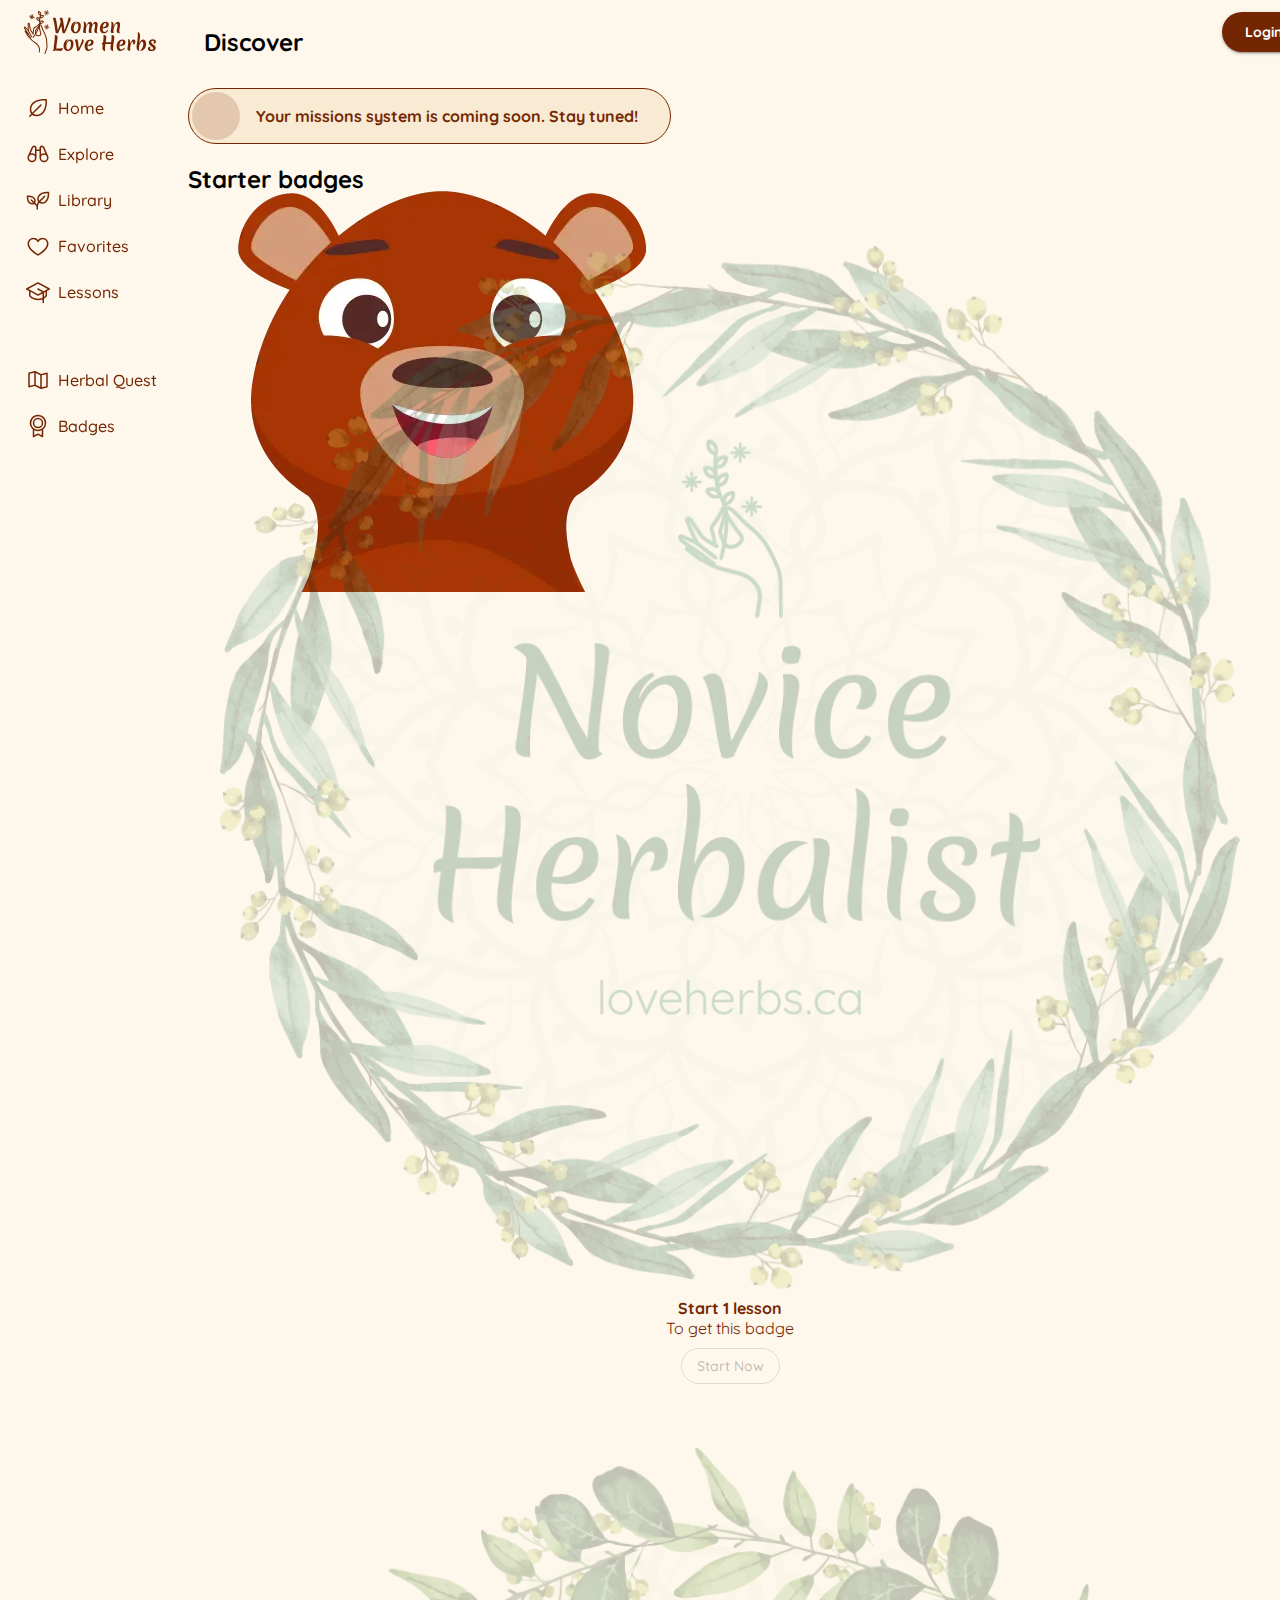
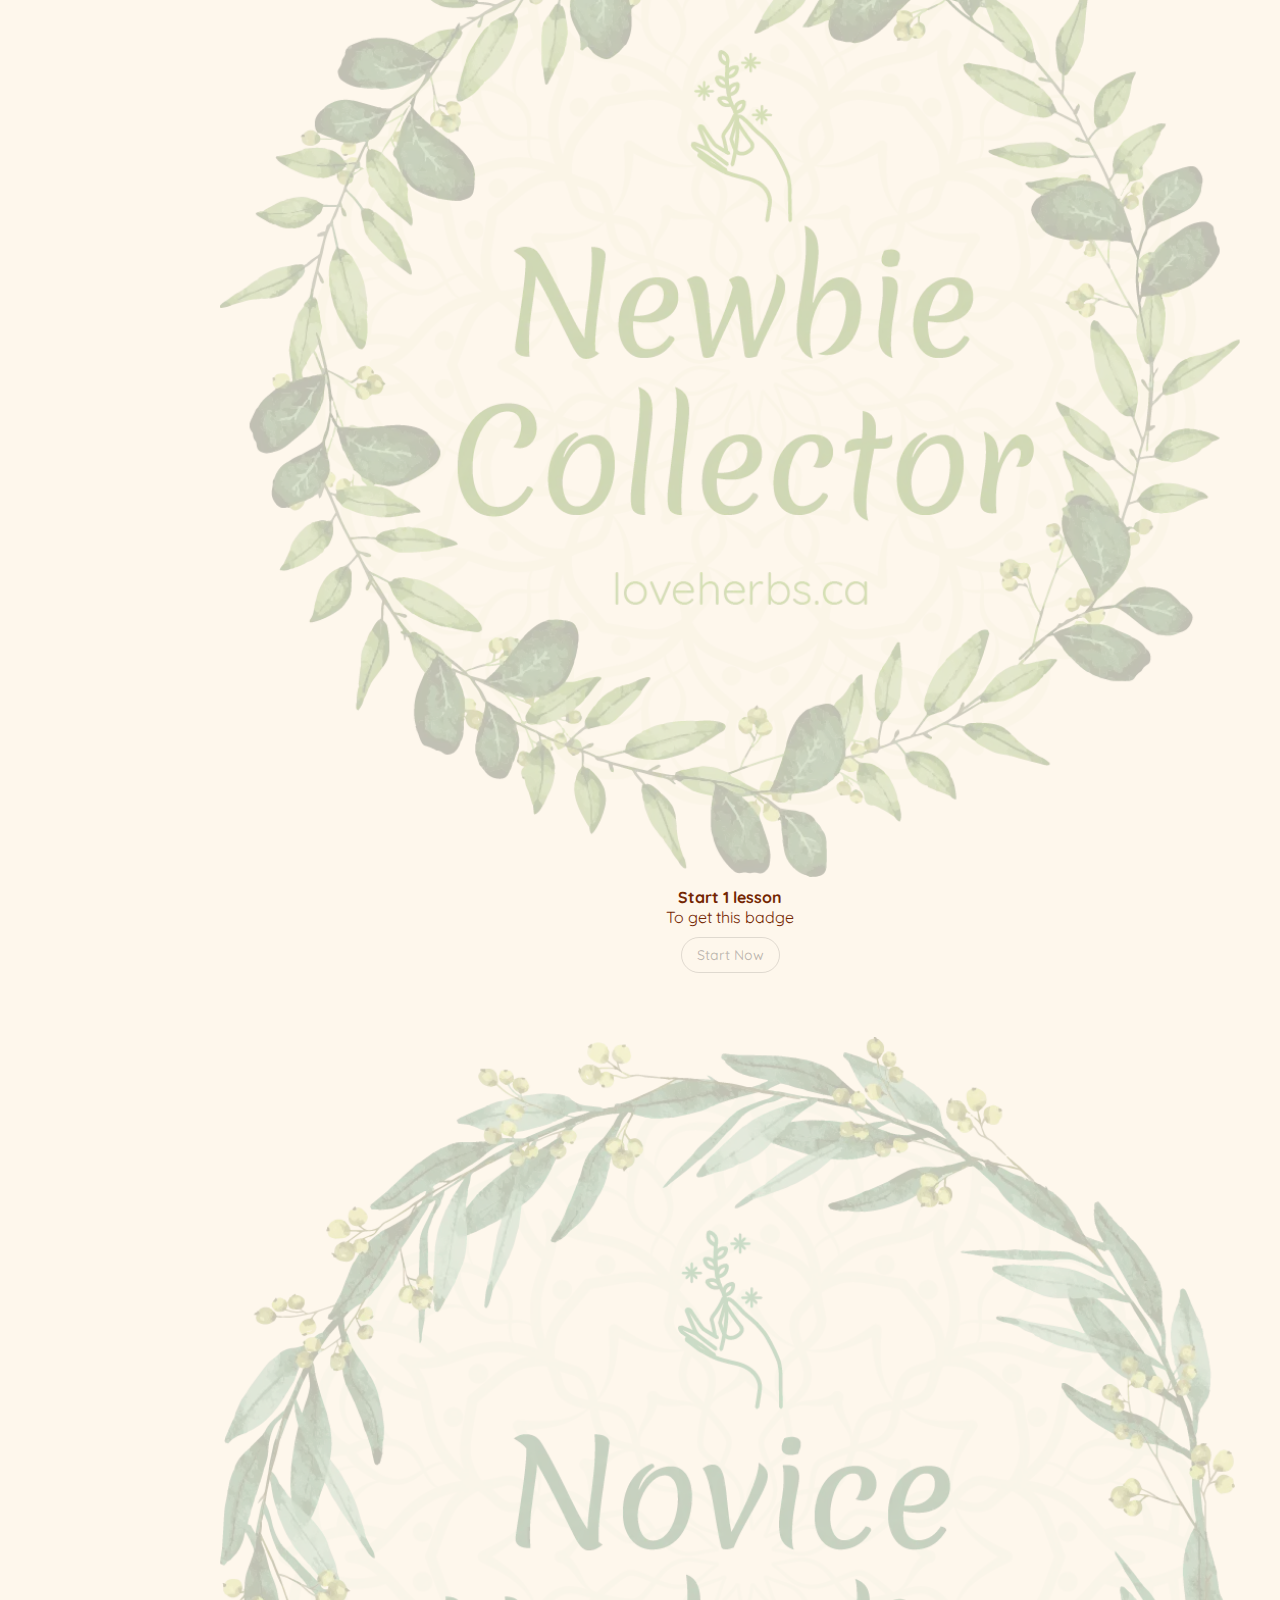
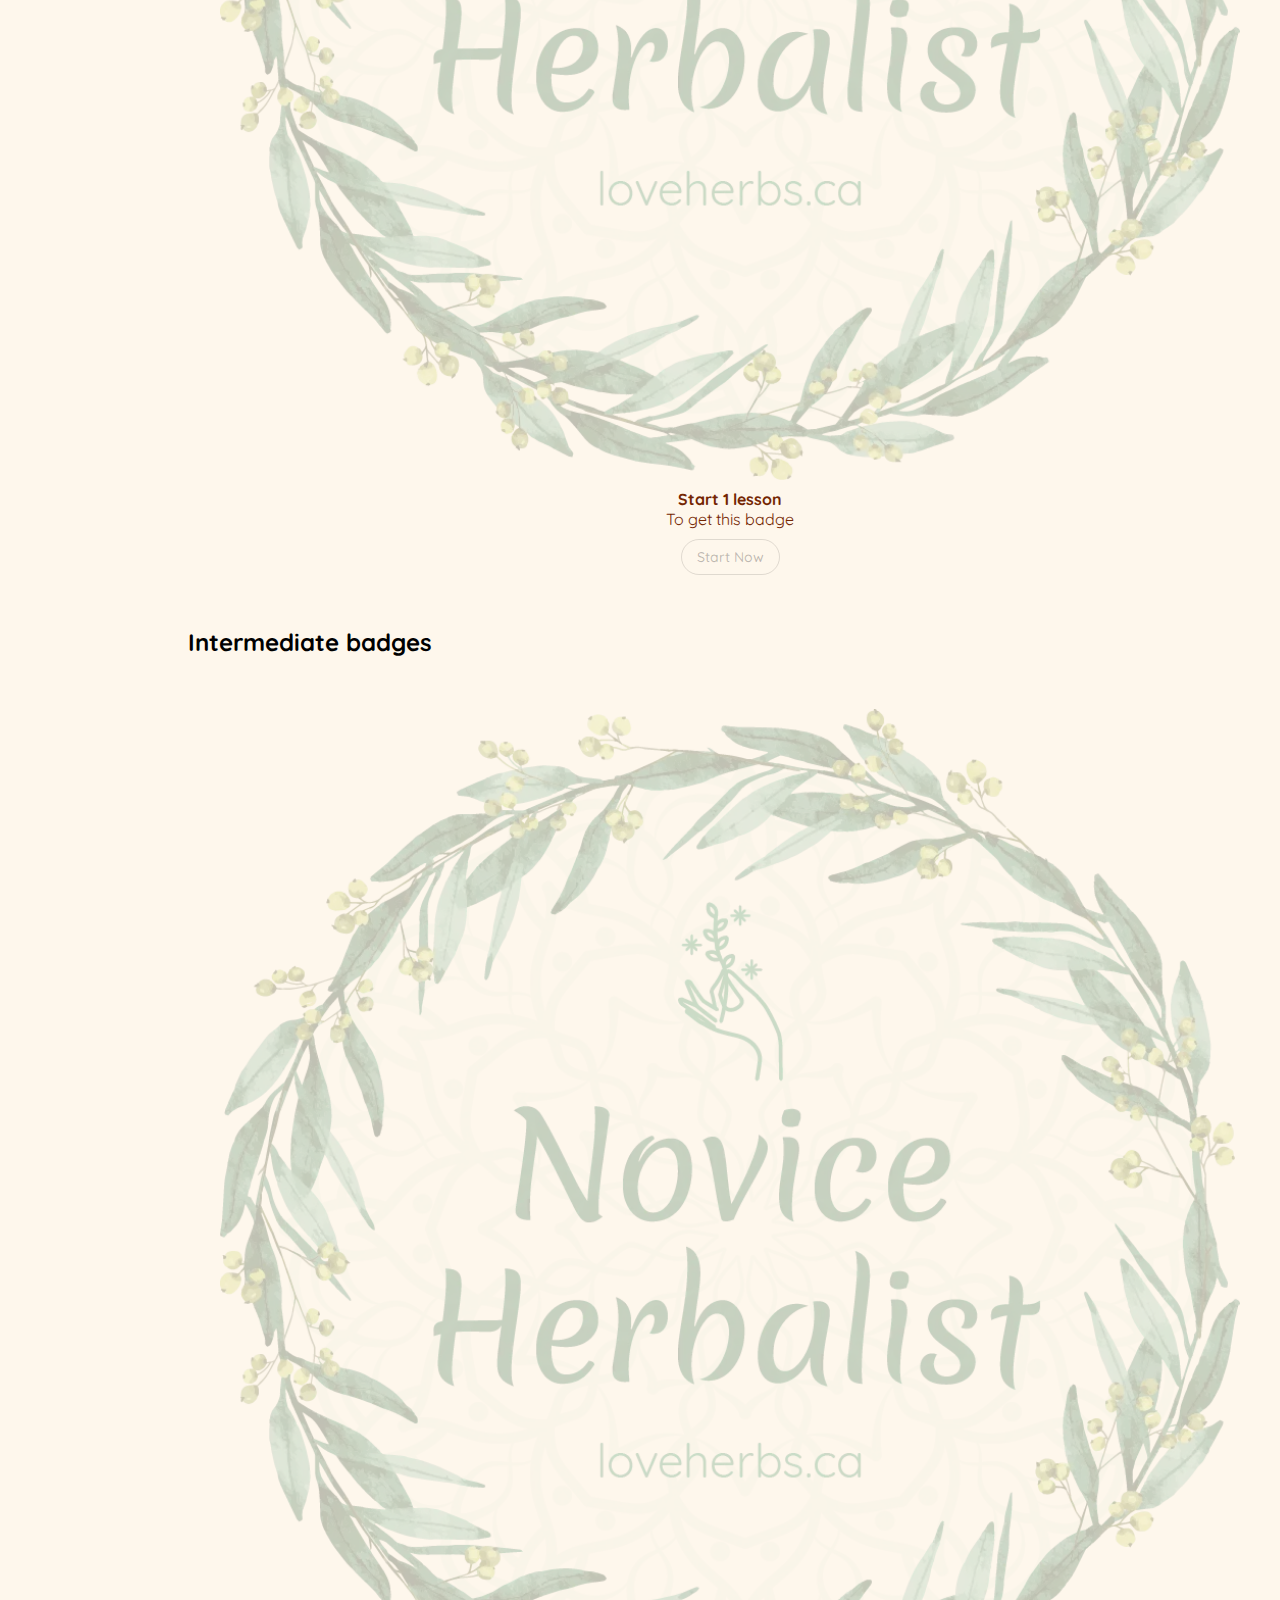
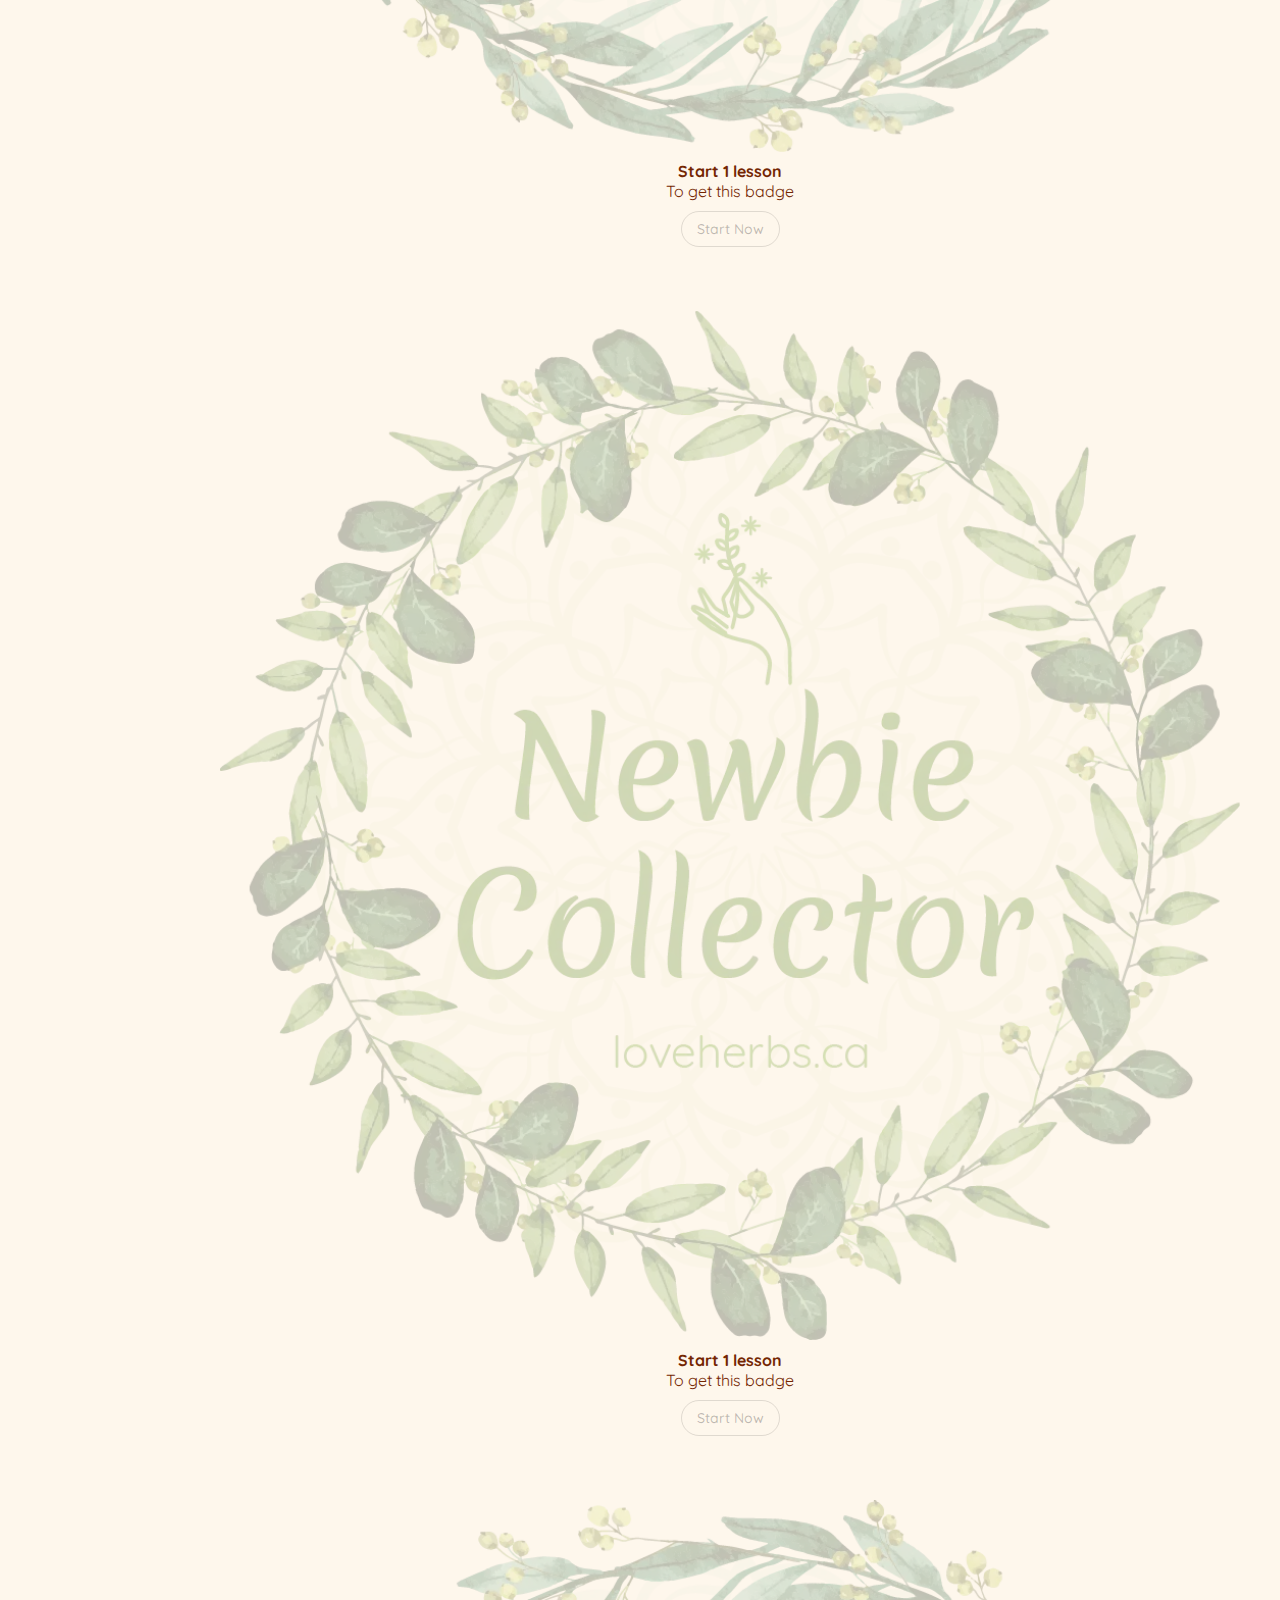
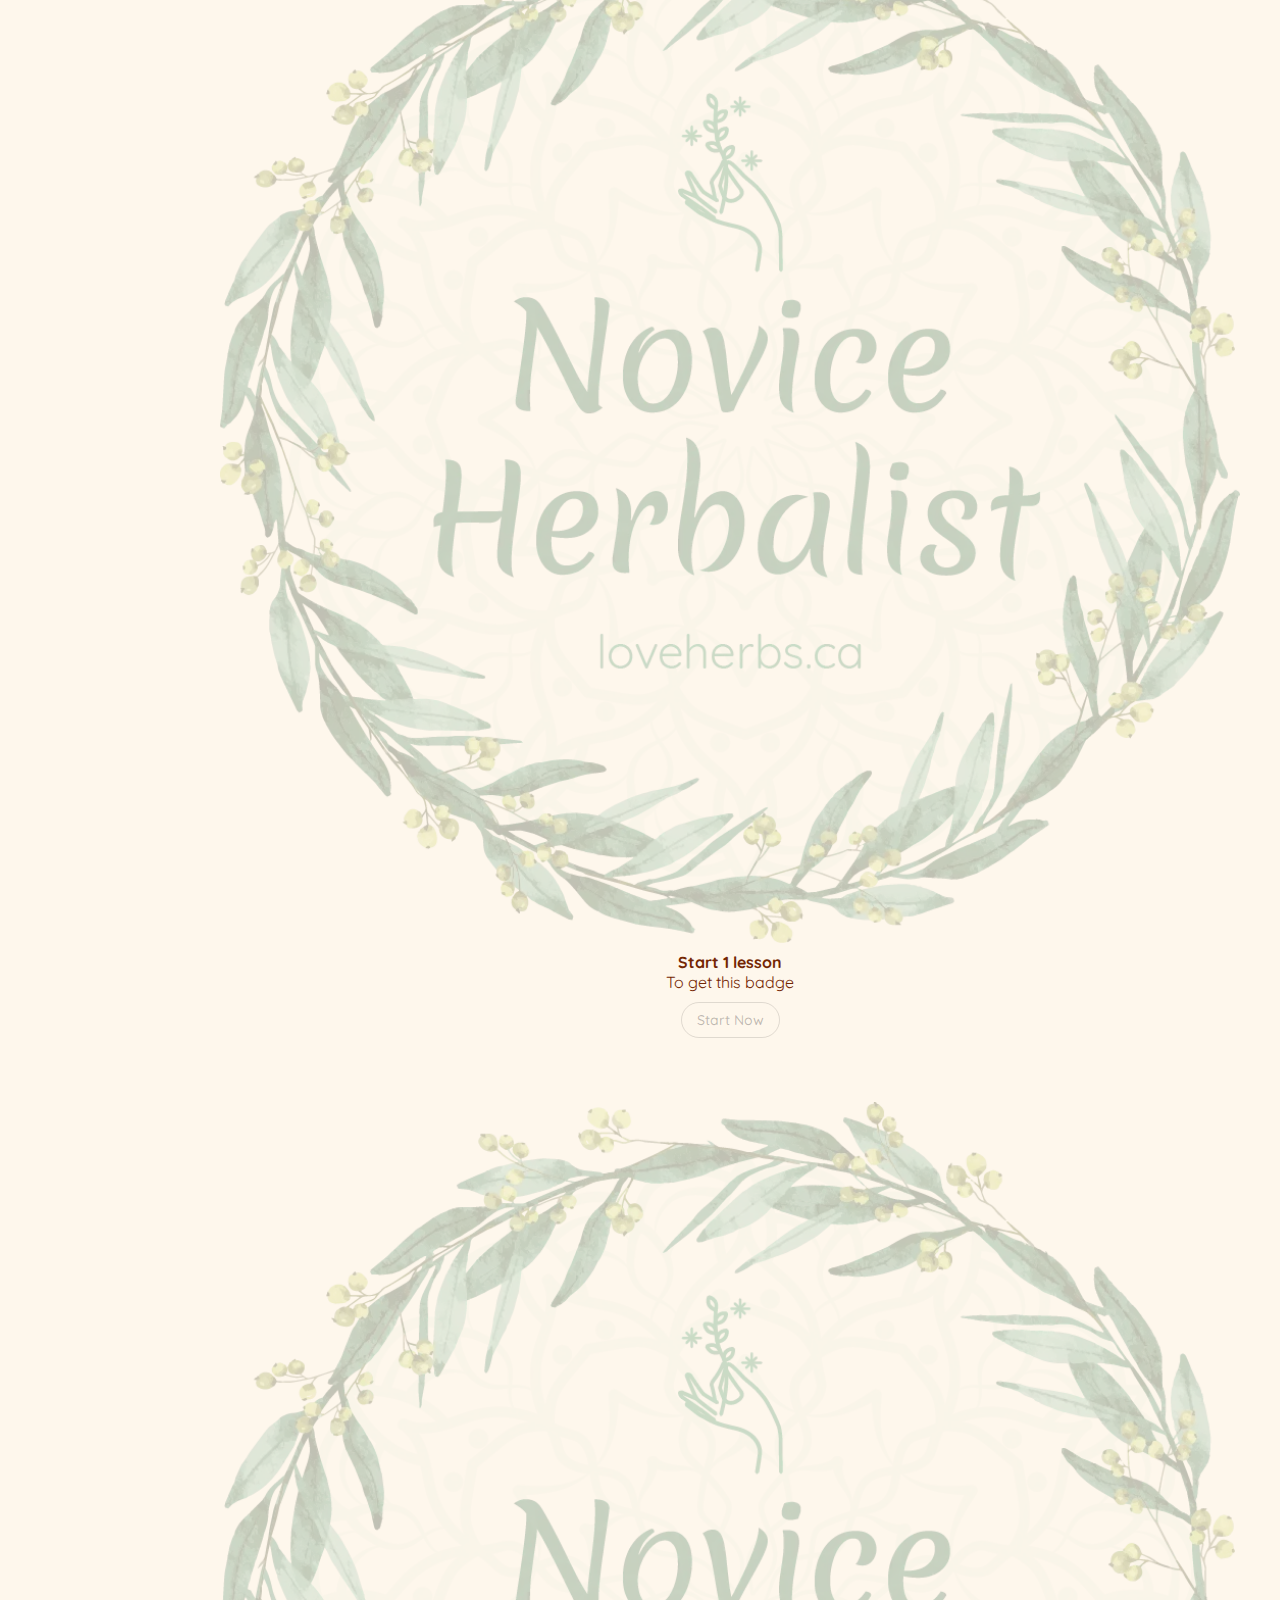
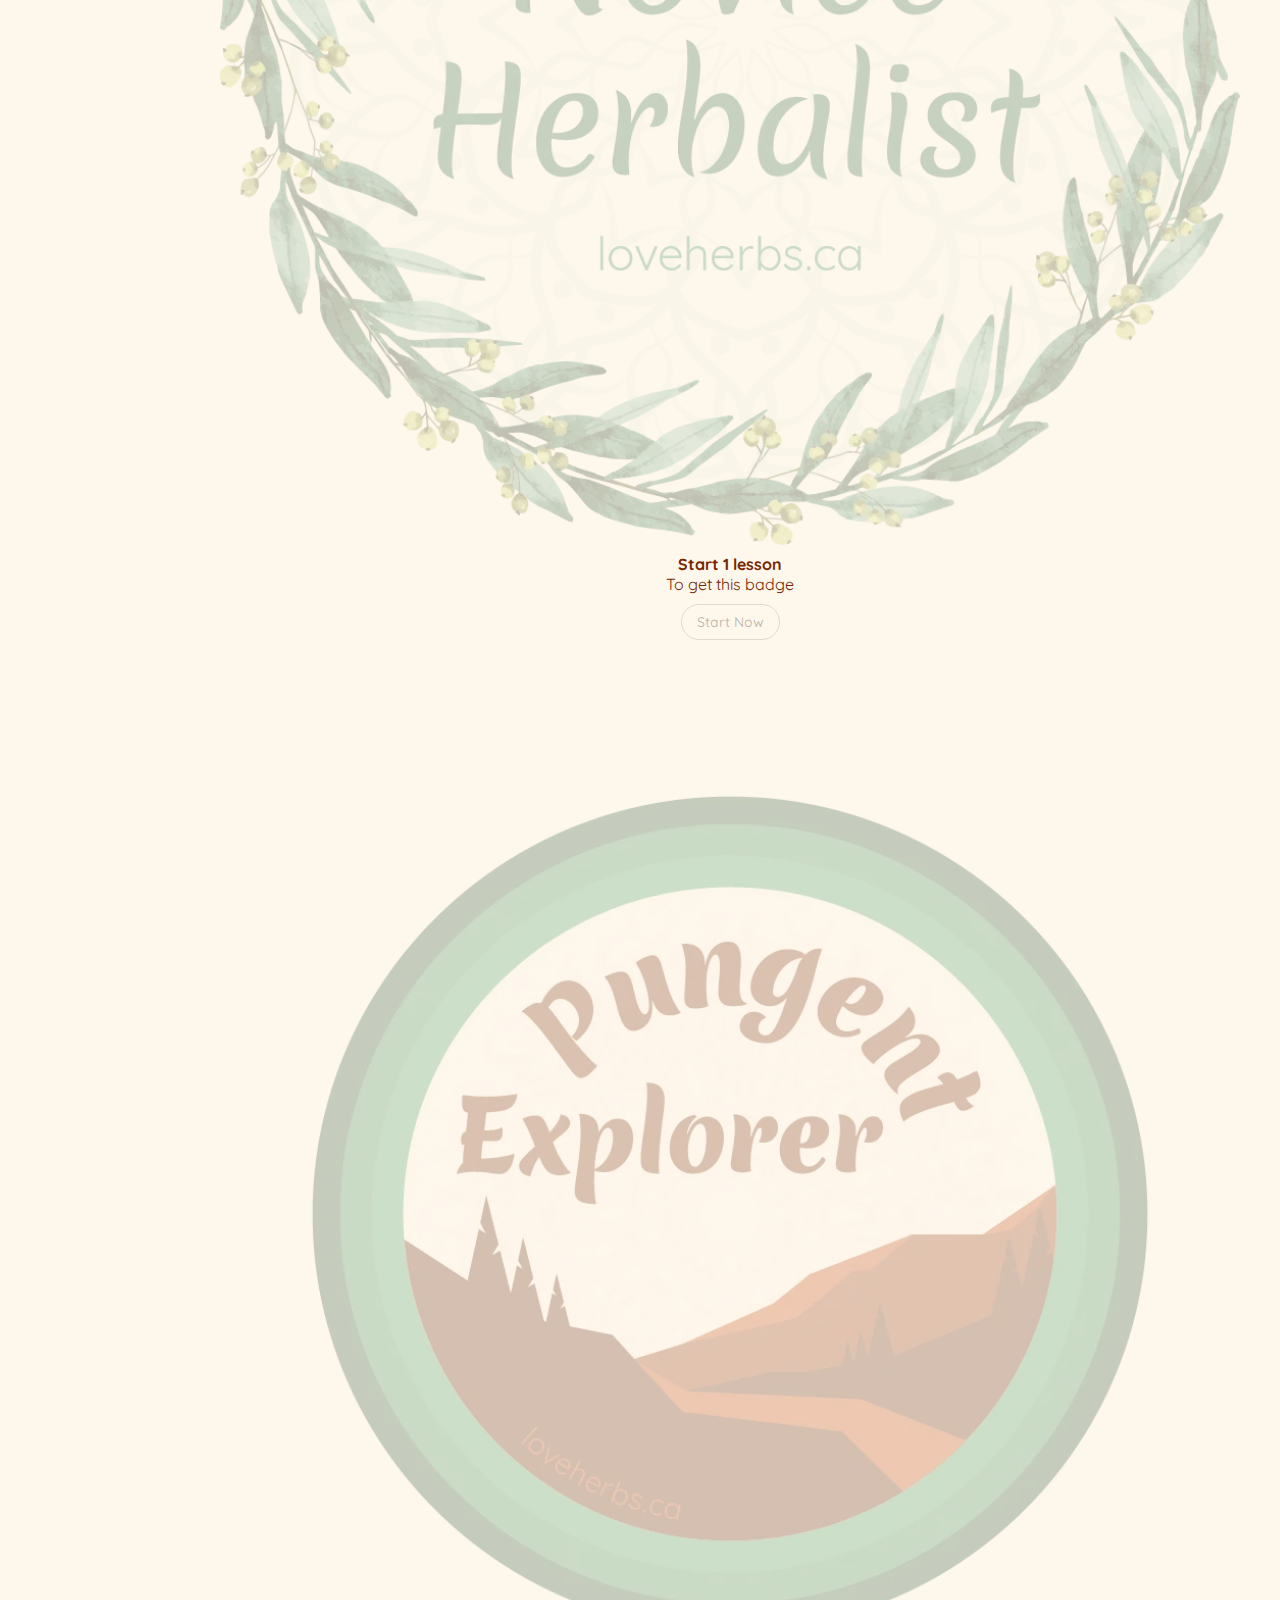
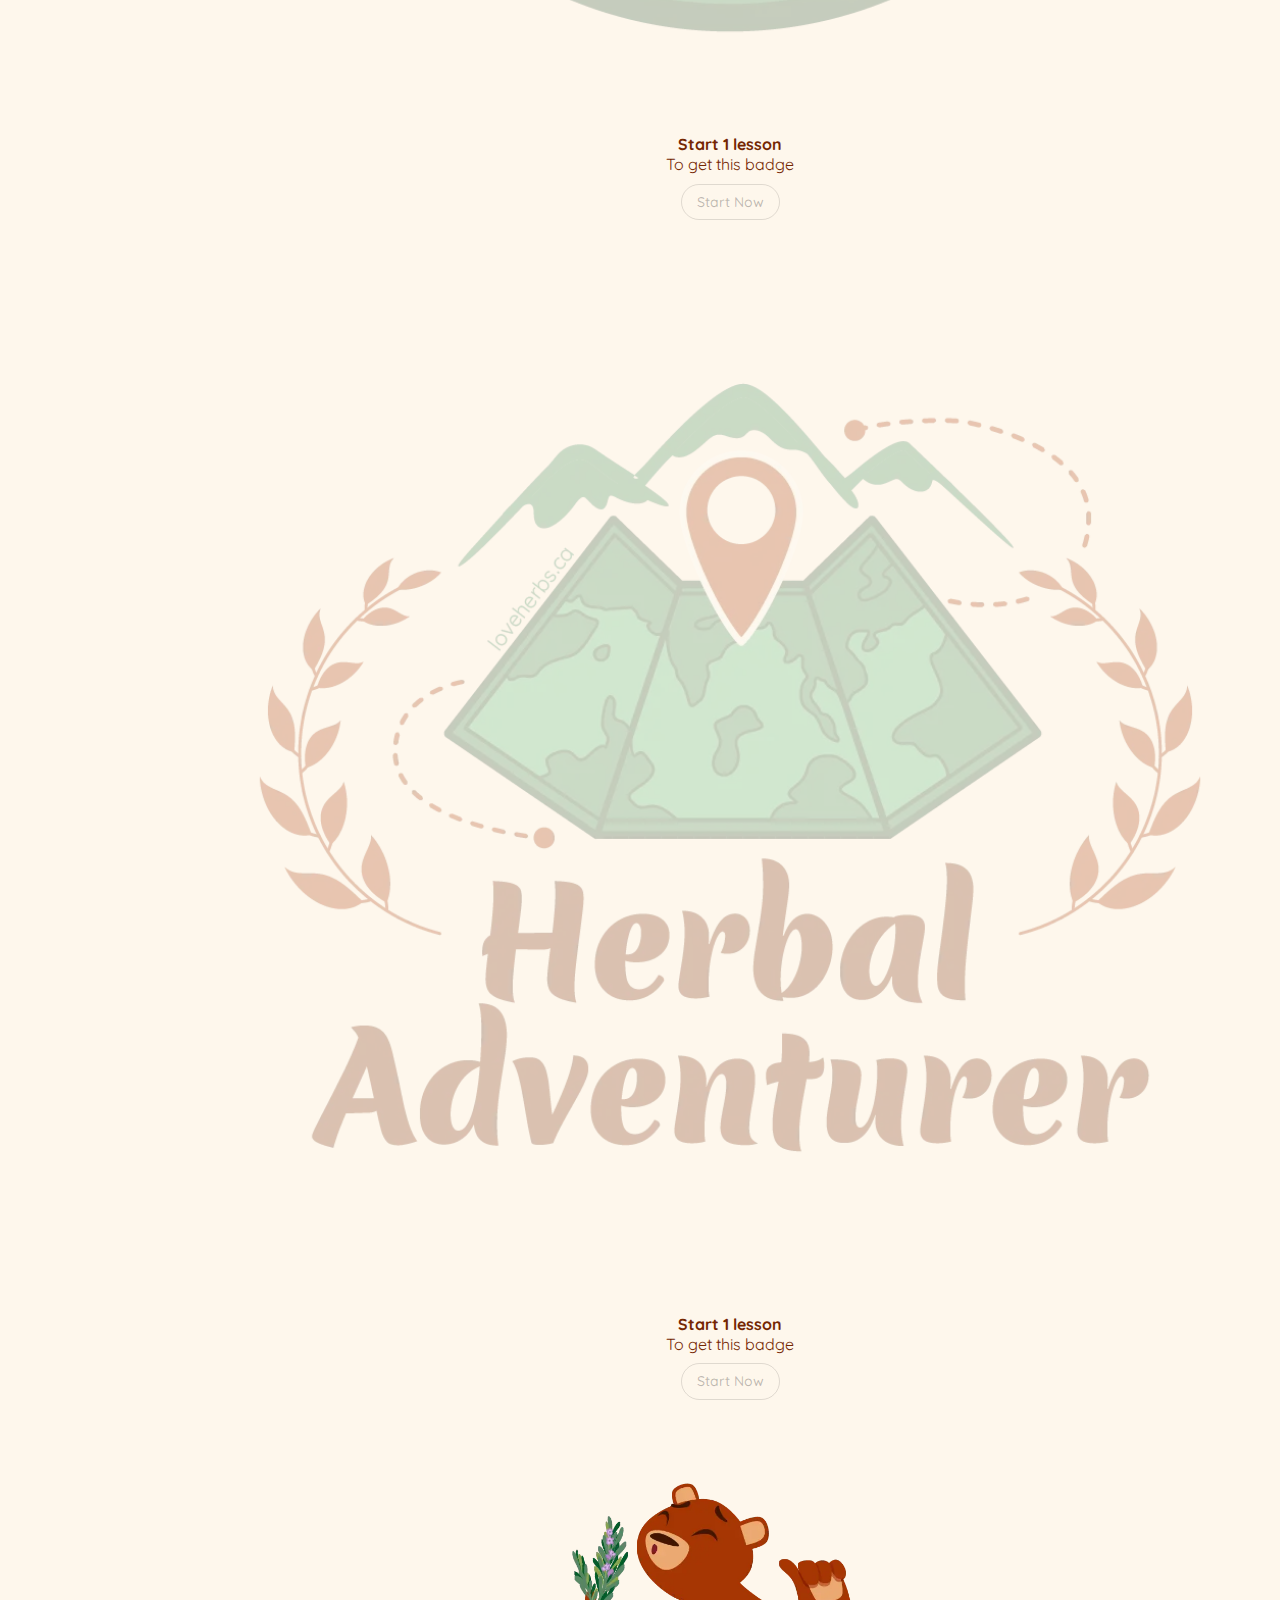
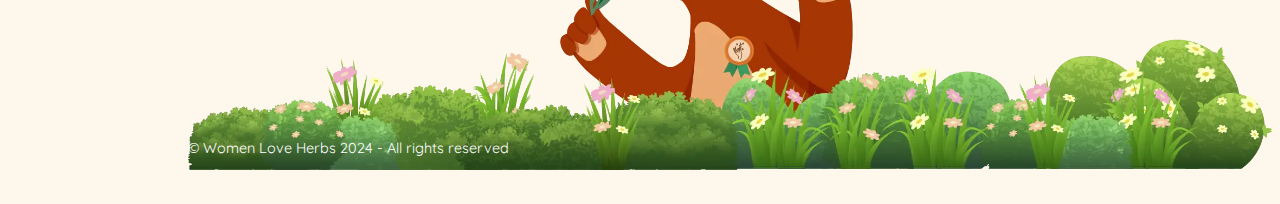
<file: badges.html>
<!DOCTYPE html>
<html lang="en">
  <head>
    <meta charset="UTF-8" />
    <meta name="viewport" content="width=device-width, initial-scale=1.0" />
    <title>Document</title>
    <link
      href="https://cdn.jsdelivr.net/npm/bootstrap@5.0.2/dist/css/bootstrap.min.css"
      rel="stylesheet"
      integrity="sha384-EVSTQN3/azprG1Anm3QDgpJLIm9Nao0Yz1ztcQTwFspd3yD65VohhpuuCOmLASjC"
      crossorigin="anonymous"
    />
    <link
      rel="stylesheet"
      href="https://cdnjs.cloudflare.com/ajax/libs/font-awesome/6.6.0/css/all.min.css"
      integrity="sha512-Kc323vGBEqzTmouAECnVceyQqyqdsSiqLQISBL29aUW4U/M7pSPA/gEUZQqv1cwx4OnYxTxve5UMg5GT6L4JJg=="
      crossorigin="anonymous"
      referrerpolicy="no-referrer"
    />
    <link rel="preconnect" href="https://fonts.googleapis.com" />
    <link rel="preconnect" href="https://fonts.gstatic.com" crossorigin />
    <link
      href="https://fonts.googleapis.com/css2?family=Quicksand:wght@300..700&display=swap"
      rel="stylesheet"
    />
    <link rel="stylesheet" href="./css/style.css" />
    <link
      rel="stylesheet"
      href="https://cdnjs.cloudflare.com/ajax/libs/font-awesome/6.6.0/css/all.min.css"
      integrity="sha512-Kc323vGBEqzTmouAECnVceyQqyqdsSiqLQISBL29aUW4U/M7pSPA/gEUZQqv1cwx4OnYxTxve5UMg5GT6L4JJg=="
      crossorigin="anonymous"
      referrerpolicy="no-referrer"
    />
  </head>
  <body>
    <header class="header main-header">
      <div class="header-content">
        <div class="d-flex align-items-center">
          <a href="#" class="navbar-toggler navbar-custom d-block d-md-none">
            <i class="fa fa-navicon icon-16"></i>
          </a>
          <div class="heading-2">Discover</div>
        </div>
        <a class="button button-primary h-40" href=""> Login </a>
      </div>
    </header>
    <nav class="navigation d-none d-md-block">
      <div class="menu">
        <div class="site-logo">
          <img src="./images/logo.svg" alt="" />
        </div>
        <div class="menu-list">
          <ul class="menu-items">
            <li>
              <a href="./home.html">
                <span>
                  <svg
                    xmlns="http://www.w3.org/2000/svg"
                    width="24"
                    height="24"
                    fill="#742602"
                    viewBox="0 0 256 256"
                  >
                    <path
                      d="M223.45,40.07a8,8,0,0,0-7.52-7.52C139.8,28.08,78.82,51,52.82,94a87.09,87.09,0,0,0-12.76,49c.57,15.92,5.21,32,13.79,47.85l-19.51,19.5a8,8,0,0,0,11.32,11.32l19.5-19.51C81,210.73,97.09,215.37,113,215.94q1.67.06,3.33.06A86.93,86.93,0,0,0,162,203.18C205,177.18,227.93,116.21,223.45,40.07ZM153.75,189.5c-22.75,13.78-49.68,14-76.71.77l88.63-88.62a8,8,0,0,0-11.32-11.32L65.73,179c-13.19-27-13-54,.77-76.71,22.09-36.47,74.6-56.44,141.31-54.06C210.2,114.89,190.22,167.41,153.75,189.5Z"
                    ></path>
                  </svg>
                </span>
                <p>Home</p>
              </a>
            </li>
            <li>
              <a href="./explore.html">
                <span>
                  <svg
                    xmlns="http://www.w3.org/2000/svg"
                    width="24"
                    height="24"
                    fill="#742602"
                    viewBox="0 0 256 256"
                  >
                    <path
                      d="M237.2,151.87v0a47.1,47.1,0,0,0-2.35-5.45L193.26,51.8a7.82,7.82,0,0,0-1.66-2.44,32,32,0,0,0-45.26,0A8,8,0,0,0,144,55V80H112V55a8,8,0,0,0-2.34-5.66,32,32,0,0,0-45.26,0,7.82,7.82,0,0,0-1.66,2.44L21.15,146.4a47.1,47.1,0,0,0-2.35,5.45v0A48,48,0,1,0,112,168V96h32v72a48,48,0,1,0,93.2-16.13ZM76.71,59.75a16,16,0,0,1,19.29-1v73.51a47.9,47.9,0,0,0-46.79-9.92ZM64,200a32,32,0,1,1,32-32A32,32,0,0,1,64,200ZM160,58.74a16,16,0,0,1,19.29,1l27.5,62.58A47.9,47.9,0,0,0,160,132.25ZM192,200a32,32,0,1,1,32-32A32,32,0,0,1,192,200Z"
                    ></path>
                  </svg>
                </span>
                <p>Explore</p>
              </a>
            </li>
            <li>
              <a href="">
                <span>
                  <svg
                    xmlns="http://www.w3.org/2000/svg"
                    width="24"
                    height="24"
                    fill="#742602"
                    viewBox="0 0 256 256"
                  >
                    <path
                      d="M247.63,47.89a8,8,0,0,0-7.52-7.52c-51.76-3-93.32,12.74-111.18,42.22-11.8,19.49-11.78,43.16-.16,65.74a71.34,71.34,0,0,0-14.17,27L98.33,159c7.82-16.33,7.52-33.35-1-47.49-13.2-21.79-43.67-33.47-81.5-31.25a8,8,0,0,0-7.52,7.52c-2.23,37.83,9.46,68.3,31.25,81.5A45.82,45.82,0,0,0,63.44,176,54.58,54.58,0,0,0,87,170.33l25,25V224a8,8,0,0,0,16,0V194.51a55.61,55.61,0,0,1,12.27-35,73.91,73.91,0,0,0,33.31,8.4,60.9,60.9,0,0,0,31.83-8.86C234.89,141.21,250.67,99.65,247.63,47.89ZM47.81,155.6C32.47,146.31,23.79,124.32,24,96c28.32-.24,50.31,8.47,59.6,23.81,4.85,8,5.64,17.33,2.46,26.94L61.65,122.34a8,8,0,0,0-11.31,11.31l24.41,24.41C65.14,161.24,55.82,160.45,47.81,155.6Zm149.31-10.22c-13.4,8.11-29.15,8.73-45.15,2l53.69-53.7a8,8,0,0,0-11.31-11.31L140.65,136c-6.76-16-6.15-31.76,2-45.15,13.94-23,47-35.82,89.33-34.83C232.94,98.34,220.14,131.44,197.12,145.38Z"
                    ></path>
                  </svg>
                </span>
                <p>Library</p>
              </a>
            </li>
            <li>
              <a href="">
                <span>
                  <svg
                    xmlns="http://www.w3.org/2000/svg"
                    width="24"
                    height="24"
                    fill="#742602"
                    viewBox="0 0 256 256"
                  >
                    <path
                      d="M178,40c-20.65,0-38.73,8.88-50,23.89C116.73,48.88,98.65,40,78,40a62.07,62.07,0,0,0-62,62c0,70,103.79,126.66,108.21,129a8,8,0,0,0,7.58,0C136.21,228.66,240,172,240,102A62.07,62.07,0,0,0,178,40ZM128,214.8C109.74,204.16,32,155.69,32,102A46.06,46.06,0,0,1,78,56c19.45,0,35.78,10.36,42.6,27a8,8,0,0,0,14.8,0c6.82-16.67,23.15-27,42.6-27a46.06,46.06,0,0,1,46,46C224,155.61,146.24,204.15,128,214.8Z"
                    ></path>
                  </svg>
                </span>
                <p>Favorites</p>
              </a>
            </li>
            <li>
              <a href="">
                <span>
                  <svg
                    xmlns="http://www.w3.org/2000/svg"
                    width="24"
                    height="24"
                    fill="#742602"
                    viewBox="0 0 256 256"
                  >
                    <path
                      d="M251.76,88.94l-120-64a8,8,0,0,0-7.52,0l-120,64a8,8,0,0,0,0,14.12L32,117.87v48.42a15.91,15.91,0,0,0,4.06,10.65C49.16,191.53,78.51,216,128,216a130,130,0,0,0,48-8.76V240a8,8,0,0,0,16,0V199.51a115.63,115.63,0,0,0,27.94-22.57A15.91,15.91,0,0,0,224,166.29V117.87l27.76-14.81a8,8,0,0,0,0-14.12ZM128,200c-43.27,0-68.72-21.14-80-33.71V126.4l76.24,40.66a8,8,0,0,0,7.52,0L176,143.47v46.34C163.4,195.69,147.52,200,128,200Zm80-33.75a97.83,97.83,0,0,1-16,14.25V134.93l16-8.53ZM188,118.94l-.22-.13-56-29.87a8,8,0,0,0-7.52,14.12L171,128l-43,22.93L25,96,128,41.07,231,96Z"
                    ></path>
                  </svg>
                </span>
                <p>Lessons</p>
              </a>
            </li>
          </ul>
          <ul class="menu-items">
            <li>
              <a href="">
                <span>
                  <svg
                    xmlns="http://www.w3.org/2000/svg"
                    width="24"
                    height="24"
                    fill="#742602"
                    viewBox="0 0 256 256"
                  >
                    <path
                      d="M228.92,49.69a8,8,0,0,0-6.86-1.45L160.93,63.52,99.58,32.84a8,8,0,0,0-5.52-.6l-64,16A8,8,0,0,0,24,56V200a8,8,0,0,0,9.94,7.76l61.13-15.28,61.35,30.68A8.15,8.15,0,0,0,160,224a8,8,0,0,0,1.94-.24l64-16A8,8,0,0,0,232,200V56A8,8,0,0,0,228.92,49.69ZM104,52.94l48,24V203.06l-48-24ZM40,62.25l48-12v127.5l-48,12Zm176,131.5-48,12V78.25l48-12Z"
                    ></path>
                  </svg>
                </span>
                <p>Herbal Quest</p>
              </a>
            </li>
            <li>
              <a href="">
                <span>
                  <svg
                    xmlns="http://www.w3.org/2000/svg"
                    width="24"
                    height="24"
                    fill="#742602"
                    viewBox="0 0 256 256"
                  >
                    <path
                      d="M216,96A88,88,0,1,0,72,163.83V240a8,8,0,0,0,11.58,7.16L128,225l44.43,22.21A8.07,8.07,0,0,0,176,248a8,8,0,0,0,8-8V163.83A87.85,87.85,0,0,0,216,96ZM56,96a72,72,0,1,1,72,72A72.08,72.08,0,0,1,56,96ZM168,227.06l-36.43-18.21a8,8,0,0,0-7.16,0L88,227.06V174.37a87.89,87.89,0,0,0,80,0ZM128,152A56,56,0,1,0,72,96,56.06,56.06,0,0,0,128,152Zm0-96A40,40,0,1,1,88,96,40,40,0,0,1,128,56Z"
                    ></path>
                  </svg>
                </span>
                <p>Badges</p>
              </a>
            </li>
          </ul>
        </div>
      </div>
    </nav>
    <main class="main-content">
      <div class="intro-text-wrapper">
        <div class="bear-image">
          <img
            src="./images/bear-avatar.webp"
            alt="bear-img"
            class="rounded-circle w-100"
          />
        </div>
        <div class="typewriter">
          <p>Your missions system is coming soon. Stay tuned!</p>
        </div>
      </div>
      <div class="content-wrapper">
        <div class="badge-list-wrapper">
          <h2 class="heading-2">Starter badges</h2>
          <div class="badges-list row flex-wrap">
            <div class="badges-item col-lg-4 col-md-6">
              <img src="./images/novice-2.webp" alt="badges-1" />
              <p>
                <b style="font-size: 1em">Start 1 lesson</b> <br />
                To get this badge
              </p>
              <a class="button-no-background" href="#">Start Now</a>
            </div>
            <div class="badges-item col-lg-4 col-md-6">
              <img src="./images/newbie-collector.webp" alt="badges-2" />
              <p>
                <b style="font-size: 1em">Start 1 lesson</b> <br />
                To get this badge
              </p>
              <a class="button-no-background" href="#">Start Now</a>
            </div>
            <div class="badges-item col-lg-4 col-md-6">
              <img src="./images/novice-2.webp" alt="badges-3" />
              <p>
                <b style="font-size: 1em">Start 1 lesson</b> <br />
                To get this badge
              </p>
              <a class="button-no-background" href="#">Start Now</a>
            </div>
          </div>
        </div>
        <div class="badge-list-wrapper">
          <h2 class="heading-2">Intermediate badges</h2>
          <div class="badges-list row flex-wrap">
            <div class="badges-item col-lg-4 col-md-6">
              <img src="./images/novice-2.webp" alt="badges-1" />
              <p>
                <b style="font-size: 1em">Start 1 lesson</b> <br />
                To get this badge
              </p>
              <a class="button-no-background" href="#">Start Now</a>
            </div>
            <div class="badges-item col-lg-4 col-md-6">
              <img src="./images/newbie-collector.webp" alt="badges-2" />
              <p>
                <b style="font-size: 1em">Start 1 lesson</b> <br />
                To get this badge
              </p>
              <a class="button-no-background" href="#">Start Now</a>
            </div>
            <div class="badges-item col-lg-4 col-md-6">
              <img src="./images/novice-2.webp" alt="badges-3" />
              <p>
                <b style="font-size: 1em">Start 1 lesson</b> <br />
                To get this badge
              </p>
              <a class="button-no-background" href="#">Start Now</a>
            </div>
            <div class="badges-item col-lg-4 col-md-6">
              <img src="./images/novice-2.webp" alt="badges-3" />
              <p>
                <b style="font-size: 1em">Start 1 lesson</b> <br />
                To get this badge
              </p>
              <a class="button-no-background" href="#">Start Now</a>
            </div>
            <div class="badges-item col-lg-4 col-md-6">
              <img src="./images/pungent-explorer.webp" alt="badges-3" />
              <p>
                <b style="font-size: 1em">Start 1 lesson</b> <br />
                To get this badge
              </p>
              <a class="button-no-background" href="#">Start Now</a>
            </div>
            <div class="badges-item col-lg-4 col-md-6">
              <img src="./images/herbal-adventurer.webp" alt="badges-3" />
              <p>
                <b style="font-size: 1em">Start 1 lesson</b> <br />
                To get this badge
              </p>
              <a class="button-no-background" href="#">Start Now</a>
            </div>
          </div>
        </div>
      </div>
      <div class="banner">
        <div class="d-flex justify-content-center items-center">
          <p>© Women Love Herbs 2024 - All rights reserved</p>
        </div>
        <img src="./images/footer.webp" alt="footer" />
      </div>
    </main>
  </body>
  <footer>
    <script
      src="https://cdn.jsdelivr.net/npm/bootstrap@5.0.2/dist/js/bootstrap.bundle.min.js"
      integrity="sha384-MrcW6ZMFYlzcLA8Nl+NtUVF0sA7MsXsP1UyJoMp4YLEuNSfAP+JcXn/tWtIaxVXM"
      crossorigin="anonymous"
    ></script>
  </footer>
</html>
</file>
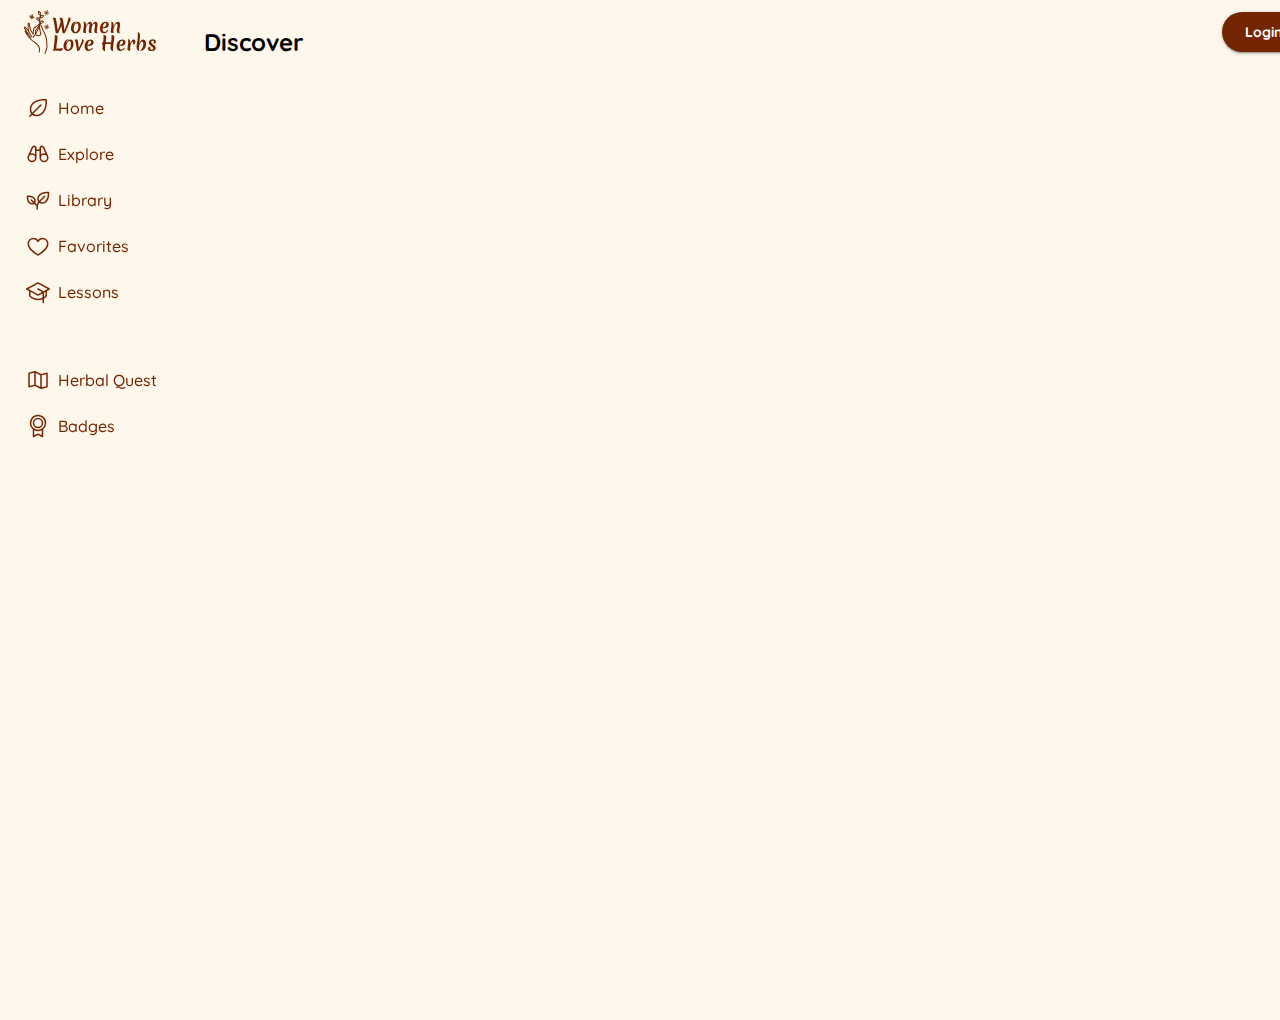
<file: lesson.html>
<!DOCTYPE html>
<html lang="en">
  <head>
    <meta charset="UTF-8" />
    <meta name="viewport" content="width=device-width, initial-scale=1.0" />
    <title>Document</title>
    <link
      href="https://cdn.jsdelivr.net/npm/bootstrap@5.0.2/dist/css/bootstrap.min.css"
      rel="stylesheet"
      integrity="sha384-EVSTQN3/azprG1Anm3QDgpJLIm9Nao0Yz1ztcQTwFspd3yD65VohhpuuCOmLASjC"
      crossorigin="anonymous"
    />
    <link
      rel="stylesheet"
      href="https://cdnjs.cloudflare.com/ajax/libs/font-awesome/6.6.0/css/all.min.css"
      integrity="sha512-Kc323vGBEqzTmouAECnVceyQqyqdsSiqLQISBL29aUW4U/M7pSPA/gEUZQqv1cwx4OnYxTxve5UMg5GT6L4JJg=="
      crossorigin="anonymous"
      referrerpolicy="no-referrer"
    />
    <link rel="preconnect" href="https://fonts.googleapis.com" />
    <link rel="preconnect" href="https://fonts.gstatic.com" crossorigin />
    <link
      href="https://fonts.googleapis.com/css2?family=Quicksand:wght@300..700&display=swap"
      rel="stylesheet"
    />
    <link rel="stylesheet" href="./css/style.css"/>
    <link
      rel="stylesheet"
      href="https://cdnjs.cloudflare.com/ajax/libs/font-awesome/6.6.0/css/all.min.css"
      integrity="sha512-Kc323vGBEqzTmouAECnVceyQqyqdsSiqLQISBL29aUW4U/M7pSPA/gEUZQqv1cwx4OnYxTxve5UMg5GT6L4JJg=="
      crossorigin="anonymous"
      referrerpolicy="no-referrer"
    />
  </head>
  <body>
    <header class="header main-header">
      <div class="header-content">
        <div class="d-flex align-items-center">
          <a href="#" class="navbar-toggler navbar-custom d-block d-md-none">
            <i class="fa fa-navicon icon-16"></i>
          </a>
          <div class="heading-2">Discover</div>
        </div>
        <a class="button button-primary h-40" href=""> Login </a>
      </div>
    </header>
    <nav class="navigation d-none d-md-block">
      <div class="menu">
        <div class="site-logo">
          <img src="./images/logo.svg" alt="" />
        </div>
        <div class="menu-list">
          <ul class="menu-items">
            <li>
              <a href="./home.html">
                <span>
                  <svg
                    xmlns="http://www.w3.org/2000/svg"
                    width="24"
                    height="24"
                    fill="#742602"
                    viewBox="0 0 256 256"
                  >
                    <path
                      d="M223.45,40.07a8,8,0,0,0-7.52-7.52C139.8,28.08,78.82,51,52.82,94a87.09,87.09,0,0,0-12.76,49c.57,15.92,5.21,32,13.79,47.85l-19.51,19.5a8,8,0,0,0,11.32,11.32l19.5-19.51C81,210.73,97.09,215.37,113,215.94q1.67.06,3.33.06A86.93,86.93,0,0,0,162,203.18C205,177.18,227.93,116.21,223.45,40.07ZM153.75,189.5c-22.75,13.78-49.68,14-76.71.77l88.63-88.62a8,8,0,0,0-11.32-11.32L65.73,179c-13.19-27-13-54,.77-76.71,22.09-36.47,74.6-56.44,141.31-54.06C210.2,114.89,190.22,167.41,153.75,189.5Z"
                    ></path>
                  </svg>
                </span>
                <p>Home</p>
              </a>
            </li>
            <li>
              <a href="./explore.html">
                <span>
                  <svg
                    xmlns="http://www.w3.org/2000/svg"
                    width="24"
                    height="24"
                    fill="#742602"
                    viewBox="0 0 256 256"
                  >
                    <path
                      d="M237.2,151.87v0a47.1,47.1,0,0,0-2.35-5.45L193.26,51.8a7.82,7.82,0,0,0-1.66-2.44,32,32,0,0,0-45.26,0A8,8,0,0,0,144,55V80H112V55a8,8,0,0,0-2.34-5.66,32,32,0,0,0-45.26,0,7.82,7.82,0,0,0-1.66,2.44L21.15,146.4a47.1,47.1,0,0,0-2.35,5.45v0A48,48,0,1,0,112,168V96h32v72a48,48,0,1,0,93.2-16.13ZM76.71,59.75a16,16,0,0,1,19.29-1v73.51a47.9,47.9,0,0,0-46.79-9.92ZM64,200a32,32,0,1,1,32-32A32,32,0,0,1,64,200ZM160,58.74a16,16,0,0,1,19.29,1l27.5,62.58A47.9,47.9,0,0,0,160,132.25ZM192,200a32,32,0,1,1,32-32A32,32,0,0,1,192,200Z"
                    ></path>
                  </svg>
                </span>
                <p>Explore</p>
              </a>
            </li>
            <li>
              <a href="./library.html">
                <span>
                  <svg
                    xmlns="http://www.w3.org/2000/svg"
                    width="24"
                    height="24"
                    fill="#742602"
                    viewBox="0 0 256 256"
                  >
                    <path
                      d="M247.63,47.89a8,8,0,0,0-7.52-7.52c-51.76-3-93.32,12.74-111.18,42.22-11.8,19.49-11.78,43.16-.16,65.74a71.34,71.34,0,0,0-14.17,27L98.33,159c7.82-16.33,7.52-33.35-1-47.49-13.2-21.79-43.67-33.47-81.5-31.25a8,8,0,0,0-7.52,7.52c-2.23,37.83,9.46,68.3,31.25,81.5A45.82,45.82,0,0,0,63.44,176,54.58,54.58,0,0,0,87,170.33l25,25V224a8,8,0,0,0,16,0V194.51a55.61,55.61,0,0,1,12.27-35,73.91,73.91,0,0,0,33.31,8.4,60.9,60.9,0,0,0,31.83-8.86C234.89,141.21,250.67,99.65,247.63,47.89ZM47.81,155.6C32.47,146.31,23.79,124.32,24,96c28.32-.24,50.31,8.47,59.6,23.81,4.85,8,5.64,17.33,2.46,26.94L61.65,122.34a8,8,0,0,0-11.31,11.31l24.41,24.41C65.14,161.24,55.82,160.45,47.81,155.6Zm149.31-10.22c-13.4,8.11-29.15,8.73-45.15,2l53.69-53.7a8,8,0,0,0-11.31-11.31L140.65,136c-6.76-16-6.15-31.76,2-45.15,13.94-23,47-35.82,89.33-34.83C232.94,98.34,220.14,131.44,197.12,145.38Z"
                    ></path>
                  </svg>
                </span>
                <p>Library</p>
              </a>
            </li>
            <li>
              <a href="./favorite.html">
                <span>
                  <svg
                    xmlns="http://www.w3.org/2000/svg"
                    width="24"
                    height="24"
                    fill="#742602"
                    viewBox="0 0 256 256"
                  >
                    <path
                      d="M178,40c-20.65,0-38.73,8.88-50,23.89C116.73,48.88,98.65,40,78,40a62.07,62.07,0,0,0-62,62c0,70,103.79,126.66,108.21,129a8,8,0,0,0,7.58,0C136.21,228.66,240,172,240,102A62.07,62.07,0,0,0,178,40ZM128,214.8C109.74,204.16,32,155.69,32,102A46.06,46.06,0,0,1,78,56c19.45,0,35.78,10.36,42.6,27a8,8,0,0,0,14.8,0c6.82-16.67,23.15-27,42.6-27a46.06,46.06,0,0,1,46,46C224,155.61,146.24,204.15,128,214.8Z"
                    ></path>
                  </svg>
                </span>
                <p>Favorites</p>
              </a>
            </li>
            <li>
              <a href="./lessons.html">
                <span>
                  <svg
                    xmlns="http://www.w3.org/2000/svg"
                    width="24"
                    height="24"
                    fill="#742602"
                    viewBox="0 0 256 256"
                  >
                    <path
                      d="M251.76,88.94l-120-64a8,8,0,0,0-7.52,0l-120,64a8,8,0,0,0,0,14.12L32,117.87v48.42a15.91,15.91,0,0,0,4.06,10.65C49.16,191.53,78.51,216,128,216a130,130,0,0,0,48-8.76V240a8,8,0,0,0,16,0V199.51a115.63,115.63,0,0,0,27.94-22.57A15.91,15.91,0,0,0,224,166.29V117.87l27.76-14.81a8,8,0,0,0,0-14.12ZM128,200c-43.27,0-68.72-21.14-80-33.71V126.4l76.24,40.66a8,8,0,0,0,7.52,0L176,143.47v46.34C163.4,195.69,147.52,200,128,200Zm80-33.75a97.83,97.83,0,0,1-16,14.25V134.93l16-8.53ZM188,118.94l-.22-.13-56-29.87a8,8,0,0,0-7.52,14.12L171,128l-43,22.93L25,96,128,41.07,231,96Z"
                    ></path>
                  </svg>
                </span>
                <p>Lessons</p>
              </a>
            </li>
          </ul>
          <ul class="menu-items">
            <li>
              <a href="./quest.html">
                <span>
                  <svg
                    xmlns="http://www.w3.org/2000/svg"
                    width="24"
                    height="24"
                    fill="#742602"
                    viewBox="0 0 256 256"
                  >
                    <path
                      d="M228.92,49.69a8,8,0,0,0-6.86-1.45L160.93,63.52,99.58,32.84a8,8,0,0,0-5.52-.6l-64,16A8,8,0,0,0,24,56V200a8,8,0,0,0,9.94,7.76l61.13-15.28,61.35,30.68A8.15,8.15,0,0,0,160,224a8,8,0,0,0,1.94-.24l64-16A8,8,0,0,0,232,200V56A8,8,0,0,0,228.92,49.69ZM104,52.94l48,24V203.06l-48-24ZM40,62.25l48-12v127.5l-48,12Zm176,131.5-48,12V78.25l48-12Z"
                    ></path>
                  </svg>
                </span>
                <p>Herbal Quest</p>
              </a>
            </li>
            <li>
              <a href="./badges.html">
                <span>
                  <svg
                    xmlns="http://www.w3.org/2000/svg"
                    width="24"
                    height="24"
                    fill="#742602"
                    viewBox="0 0 256 256"
                  >
                    <path
                      d="M216,96A88,88,0,1,0,72,163.83V240a8,8,0,0,0,11.58,7.16L128,225l44.43,22.21A8.07,8.07,0,0,0,176,248a8,8,0,0,0,8-8V163.83A87.85,87.85,0,0,0,216,96ZM56,96a72,72,0,1,1,72,72A72.08,72.08,0,0,1,56,96ZM168,227.06l-36.43-18.21a8,8,0,0,0-7.16,0L88,227.06V174.37a87.89,87.89,0,0,0,80,0ZM128,152A56,56,0,1,0,72,96,56.06,56.06,0,0,0,128,152Zm0-96A40,40,0,1,1,88,96,40,40,0,0,1,128,56Z"
                    ></path>
                  </svg>
                </span>
                <p>Badges</p>
              </a>
            </li>
          </ul>
        </div>
      </div>
    </nav>
    <main class="main-content">
    </main>
  </body>
  <footer>
    <script
      src="https://cdn.jsdelivr.net/npm/bootstrap@5.0.2/dist/js/bootstrap.bundle.min.js"
      integrity="sha384-MrcW6ZMFYlzcLA8Nl+NtUVF0sA7MsXsP1UyJoMp4YLEuNSfAP+JcXn/tWtIaxVXM"
      crossorigin="anonymous"
    ></script>
  </footer>
</html>
</file>
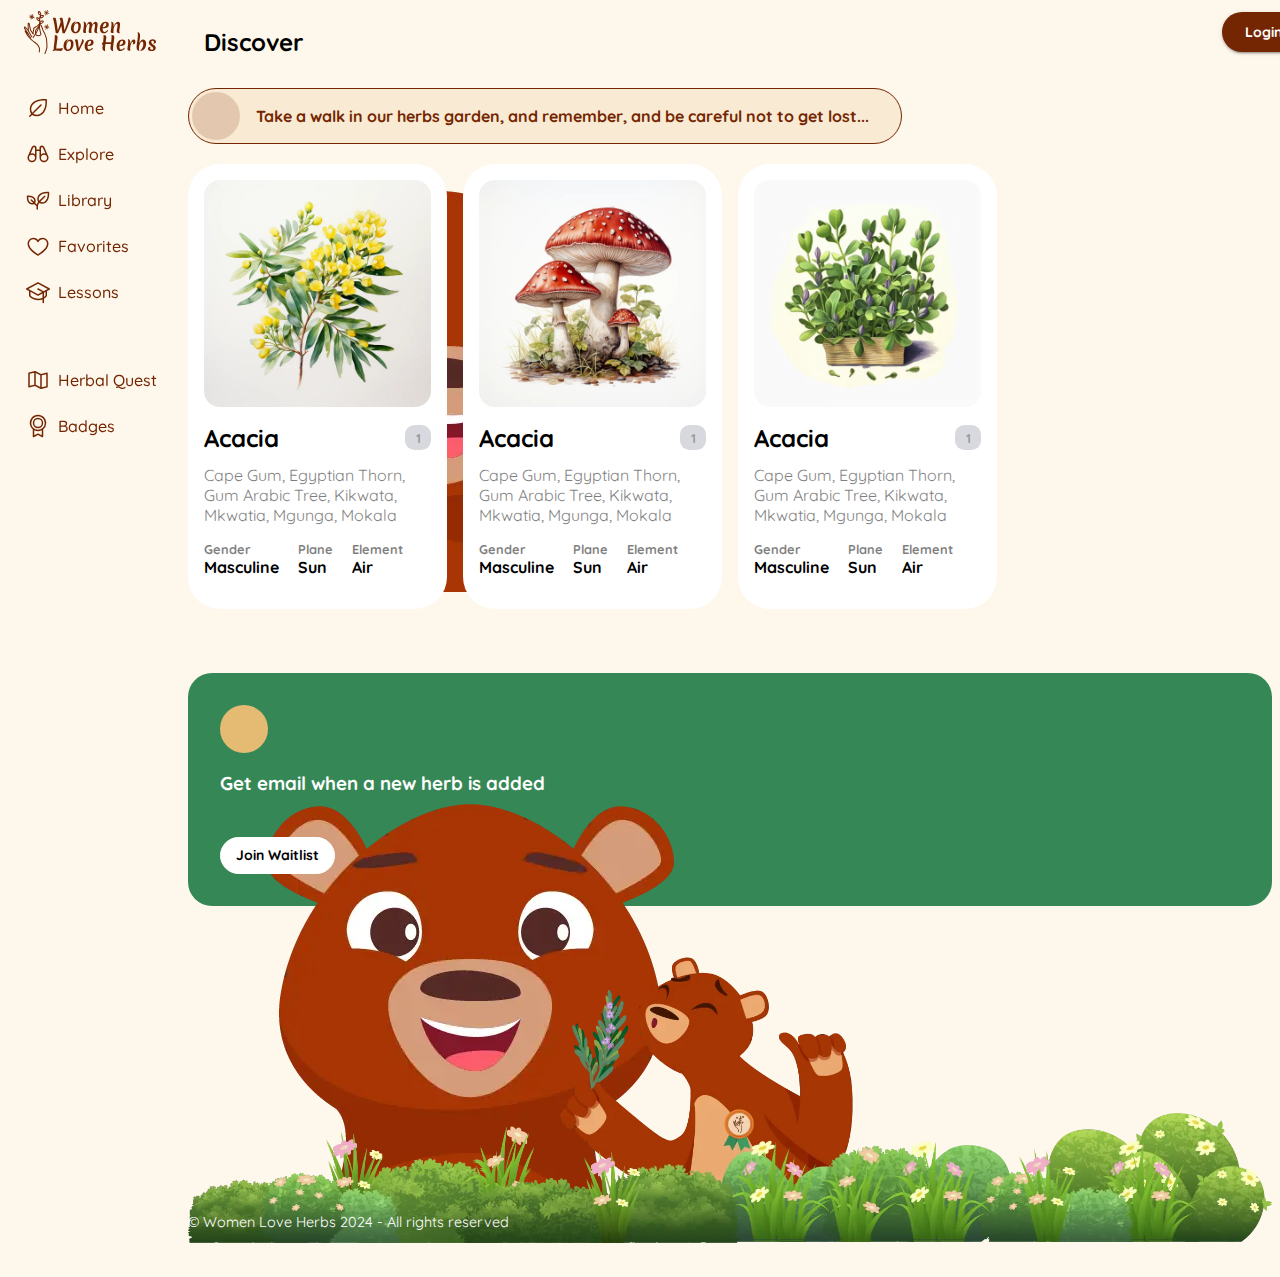
<file: library.html>
<!DOCTYPE html>
<html lang="en">
  <head>
    <meta charset="UTF-8" />
    <meta name="viewport" content="width=device-width, initial-scale=1.0" />
    <title>Document</title>
    <link
      href="https://cdn.jsdelivr.net/npm/bootstrap@5.0.2/dist/css/bootstrap.min.css"
      rel="stylesheet"
      integrity="sha384-EVSTQN3/azprG1Anm3QDgpJLIm9Nao0Yz1ztcQTwFspd3yD65VohhpuuCOmLASjC"
      crossorigin="anonymous"
    />
    <link
      rel="stylesheet"
      href="https://cdnjs.cloudflare.com/ajax/libs/font-awesome/6.6.0/css/all.min.css"
      integrity="sha512-Kc323vGBEqzTmouAECnVceyQqyqdsSiqLQISBL29aUW4U/M7pSPA/gEUZQqv1cwx4OnYxTxve5UMg5GT6L4JJg=="
      crossorigin="anonymous"
      referrerpolicy="no-referrer"
    />
    <link rel="preconnect" href="https://fonts.googleapis.com" />
    <link rel="preconnect" href="https://fonts.gstatic.com" crossorigin />
    <link
      href="https://fonts.googleapis.com/css2?family=Quicksand:wght@300..700&display=swap"
      rel="stylesheet"
    />
    <link rel="stylesheet" href="./css/style.css" />
    <link
      rel="stylesheet"
      href="https://cdnjs.cloudflare.com/ajax/libs/font-awesome/6.6.0/css/all.min.css"
      integrity="sha512-Kc323vGBEqzTmouAECnVceyQqyqdsSiqLQISBL29aUW4U/M7pSPA/gEUZQqv1cwx4OnYxTxve5UMg5GT6L4JJg=="
      crossorigin="anonymous"
      referrerpolicy="no-referrer"
    />
  </head>
  <body>
    <header class="header main-header">
      <div class="header-content">
        <div class="d-flex align-items-center">
          <a href="#" class="navbar-toggler navbar-custom d-block d-md-none">
            <i class="fa fa-navicon icon-16"></i>
          </a>
          <div class="heading-2">Discover</div>
        </div>
        <a class="button button-primary h-40" href=""> Login </a>
      </div>
    </header>
    <nav class="navigation d-none d-md-block">
      <div class="menu">
        <div class="site-logo">
          <img src="./images/logo.svg" alt="" />
        </div>
        <div class="menu-list">
          <ul class="menu-items">
            <li>
              <a href="./home.html">
                <span>
                  <svg
                    xmlns="http://www.w3.org/2000/svg"
                    width="24"
                    height="24"
                    fill="#742602"
                    viewBox="0 0 256 256"
                  >
                    <path
                      d="M223.45,40.07a8,8,0,0,0-7.52-7.52C139.8,28.08,78.82,51,52.82,94a87.09,87.09,0,0,0-12.76,49c.57,15.92,5.21,32,13.79,47.85l-19.51,19.5a8,8,0,0,0,11.32,11.32l19.5-19.51C81,210.73,97.09,215.37,113,215.94q1.67.06,3.33.06A86.93,86.93,0,0,0,162,203.18C205,177.18,227.93,116.21,223.45,40.07ZM153.75,189.5c-22.75,13.78-49.68,14-76.71.77l88.63-88.62a8,8,0,0,0-11.32-11.32L65.73,179c-13.19-27-13-54,.77-76.71,22.09-36.47,74.6-56.44,141.31-54.06C210.2,114.89,190.22,167.41,153.75,189.5Z"
                    ></path>
                  </svg>
                </span>
                <p>Home</p>
              </a>
            </li>
            <li>
              <a href="./explore.html">
                <span>
                  <svg
                    xmlns="http://www.w3.org/2000/svg"
                    width="24"
                    height="24"
                    fill="#742602"
                    viewBox="0 0 256 256"
                  >
                    <path
                      d="M237.2,151.87v0a47.1,47.1,0,0,0-2.35-5.45L193.26,51.8a7.82,7.82,0,0,0-1.66-2.44,32,32,0,0,0-45.26,0A8,8,0,0,0,144,55V80H112V55a8,8,0,0,0-2.34-5.66,32,32,0,0,0-45.26,0,7.82,7.82,0,0,0-1.66,2.44L21.15,146.4a47.1,47.1,0,0,0-2.35,5.45v0A48,48,0,1,0,112,168V96h32v72a48,48,0,1,0,93.2-16.13ZM76.71,59.75a16,16,0,0,1,19.29-1v73.51a47.9,47.9,0,0,0-46.79-9.92ZM64,200a32,32,0,1,1,32-32A32,32,0,0,1,64,200ZM160,58.74a16,16,0,0,1,19.29,1l27.5,62.58A47.9,47.9,0,0,0,160,132.25ZM192,200a32,32,0,1,1,32-32A32,32,0,0,1,192,200Z"
                    ></path>
                  </svg>
                </span>
                <p>Explore</p>
              </a>
            </li>
            <li>
              <a href="./library.html">
                <span>
                  <svg
                    xmlns="http://www.w3.org/2000/svg"
                    width="24"
                    height="24"
                    fill="#742602"
                    viewBox="0 0 256 256"
                  >
                    <path
                      d="M247.63,47.89a8,8,0,0,0-7.52-7.52c-51.76-3-93.32,12.74-111.18,42.22-11.8,19.49-11.78,43.16-.16,65.74a71.34,71.34,0,0,0-14.17,27L98.33,159c7.82-16.33,7.52-33.35-1-47.49-13.2-21.79-43.67-33.47-81.5-31.25a8,8,0,0,0-7.52,7.52c-2.23,37.83,9.46,68.3,31.25,81.5A45.82,45.82,0,0,0,63.44,176,54.58,54.58,0,0,0,87,170.33l25,25V224a8,8,0,0,0,16,0V194.51a55.61,55.61,0,0,1,12.27-35,73.91,73.91,0,0,0,33.31,8.4,60.9,60.9,0,0,0,31.83-8.86C234.89,141.21,250.67,99.65,247.63,47.89ZM47.81,155.6C32.47,146.31,23.79,124.32,24,96c28.32-.24,50.31,8.47,59.6,23.81,4.85,8,5.64,17.33,2.46,26.94L61.65,122.34a8,8,0,0,0-11.31,11.31l24.41,24.41C65.14,161.24,55.82,160.45,47.81,155.6Zm149.31-10.22c-13.4,8.11-29.15,8.73-45.15,2l53.69-53.7a8,8,0,0,0-11.31-11.31L140.65,136c-6.76-16-6.15-31.76,2-45.15,13.94-23,47-35.82,89.33-34.83C232.94,98.34,220.14,131.44,197.12,145.38Z"
                    ></path>
                  </svg>
                </span>
                <p>Library</p>
              </a>
            </li>
            <li>
              <a href="./favorite.html">
                <span>
                  <svg
                    xmlns="http://www.w3.org/2000/svg"
                    width="24"
                    height="24"
                    fill="#742602"
                    viewBox="0 0 256 256"
                  >
                    <path
                      d="M178,40c-20.65,0-38.73,8.88-50,23.89C116.73,48.88,98.65,40,78,40a62.07,62.07,0,0,0-62,62c0,70,103.79,126.66,108.21,129a8,8,0,0,0,7.58,0C136.21,228.66,240,172,240,102A62.07,62.07,0,0,0,178,40ZM128,214.8C109.74,204.16,32,155.69,32,102A46.06,46.06,0,0,1,78,56c19.45,0,35.78,10.36,42.6,27a8,8,0,0,0,14.8,0c6.82-16.67,23.15-27,42.6-27a46.06,46.06,0,0,1,46,46C224,155.61,146.24,204.15,128,214.8Z"
                    ></path>
                  </svg>
                </span>
                <p>Favorites</p>
              </a>
            </li>
            <li>
              <a href="./lessons.html">
                <span>
                  <svg
                    xmlns="http://www.w3.org/2000/svg"
                    width="24"
                    height="24"
                    fill="#742602"
                    viewBox="0 0 256 256"
                  >
                    <path
                      d="M251.76,88.94l-120-64a8,8,0,0,0-7.52,0l-120,64a8,8,0,0,0,0,14.12L32,117.87v48.42a15.91,15.91,0,0,0,4.06,10.65C49.16,191.53,78.51,216,128,216a130,130,0,0,0,48-8.76V240a8,8,0,0,0,16,0V199.51a115.63,115.63,0,0,0,27.94-22.57A15.91,15.91,0,0,0,224,166.29V117.87l27.76-14.81a8,8,0,0,0,0-14.12ZM128,200c-43.27,0-68.72-21.14-80-33.71V126.4l76.24,40.66a8,8,0,0,0,7.52,0L176,143.47v46.34C163.4,195.69,147.52,200,128,200Zm80-33.75a97.83,97.83,0,0,1-16,14.25V134.93l16-8.53ZM188,118.94l-.22-.13-56-29.87a8,8,0,0,0-7.52,14.12L171,128l-43,22.93L25,96,128,41.07,231,96Z"
                    ></path>
                  </svg>
                </span>
                <p>Lessons</p>
              </a>
            </li>
          </ul>
          <ul class="menu-items">
            <li>
              <a href="./quest.html">
                <span>
                  <svg
                    xmlns="http://www.w3.org/2000/svg"
                    width="24"
                    height="24"
                    fill="#742602"
                    viewBox="0 0 256 256"
                  >
                    <path
                      d="M228.92,49.69a8,8,0,0,0-6.86-1.45L160.93,63.52,99.58,32.84a8,8,0,0,0-5.52-.6l-64,16A8,8,0,0,0,24,56V200a8,8,0,0,0,9.94,7.76l61.13-15.28,61.35,30.68A8.15,8.15,0,0,0,160,224a8,8,0,0,0,1.94-.24l64-16A8,8,0,0,0,232,200V56A8,8,0,0,0,228.92,49.69ZM104,52.94l48,24V203.06l-48-24ZM40,62.25l48-12v127.5l-48,12Zm176,131.5-48,12V78.25l48-12Z"
                    ></path>
                  </svg>
                </span>
                <p>Herbal Quest</p>
              </a>
            </li>
            <li>
              <a href="./badges.html">
                <span>
                  <svg
                    xmlns="http://www.w3.org/2000/svg"
                    width="24"
                    height="24"
                    fill="#742602"
                    viewBox="0 0 256 256"
                  >
                    <path
                      d="M216,96A88,88,0,1,0,72,163.83V240a8,8,0,0,0,11.58,7.16L128,225l44.43,22.21A8.07,8.07,0,0,0,176,248a8,8,0,0,0,8-8V163.83A87.85,87.85,0,0,0,216,96ZM56,96a72,72,0,1,1,72,72A72.08,72.08,0,0,1,56,96ZM168,227.06l-36.43-18.21a8,8,0,0,0-7.16,0L88,227.06V174.37a87.89,87.89,0,0,0,80,0ZM128,152A56,56,0,1,0,72,96,56.06,56.06,0,0,0,128,152Zm0-96A40,40,0,1,1,88,96,40,40,0,0,1,128,56Z"
                    ></path>
                  </svg>
                </span>
                <p>Badges</p>
              </a>
            </li>
          </ul>
        </div>
      </div>
    </nav>
    <main class="main-content">
      <div class="intro-text-wrapper">
        <div class="bear-image">
          <img
            src="./images/bear-avatar.webp"
            alt="bear-img"
            class="rounded-circle w-100"
          />
        </div>
        <div class="typewriter">
          <p>
            Take a walk in our herbs garden, and remember, and be careful not to get lost...
          </p>
        </div>
      </div>
      <div class="content-wrapper">
        <div class="card-wrapper">
          <div class="card-item">
            <img src="./images/lib1.webp" alt="herb" />
            <div class="title">
              <h2 class="heading-2">Acacia</h2>
              <div class="number">
                <p><b>1</b></p>
              </div>
            </div>
            <p class="subtitle">
              Cape Gum, Egyptian Thorn, Gum Arabic Tree, Kikwata, Mkwatia,
              Mgunga, Mokala
            </p>
            <div class="other-info">
              <div class="gender">
                <p class="label">Gender</p>
                <p class="attribute">Masculine</p>
              </div>
              <div class="plane">
                <p class="label">Plane</p>
                <p class="attribute">Sun</p>
              </div>
              <div class="element">
                <p class="label">Element</p>
                <p class="attribute">Air</p>
              </div>
            </div>
          </div>
          <div class="card-item">
            <img src="./images/lib2.webp" alt="herb" />
            <div class="title">
              <h2 class="heading-2">Acacia</h2>
              <div class="number">
                <p><b>1</b></p>
              </div>
            </div>
            <p class="subtitle">
              Cape Gum, Egyptian Thorn, Gum Arabic Tree, Kikwata, Mkwatia,
              Mgunga, Mokala
            </p>
            <div class="other-info">
              <div class="gender">
                <p class="label">Gender</p>
                <p class="attribute">Masculine</p>
              </div>
              <div class="plane">
                <p class="label">Plane</p>
                <p class="attribute">Sun</p>
              </div>
              <div class="element">
                <p class="label">Element</p>
                <p class="attribute">Air</p>
              </div>
            </div>
          </div>
          <div class="card-item">
            <img src="./images/lib3.webp" alt="herb" />
            <div class="title">
              <h2 class="heading-2">Acacia</h2>
              <div class="number">
                <p><b>1</b></p>
              </div>
            </div>
            <p class="subtitle">
              Cape Gum, Egyptian Thorn, Gum Arabic Tree, Kikwata, Mkwatia,
              Mgunga, Mokala
            </p>
            <div class="other-info">
              <div class="gender">
                <p class="label">Gender</p>
                <p class="attribute">Masculine</p>
              </div>
              <div class="plane">
                <p class="label">Plane</p>
                <p class="attribute">Sun</p>
              </div>
              <div class="element">
                <p class="label">Element</p>
                <p class="attribute">Air</p>
              </div>
            </div>
          </div>
        </div>
        <div class="email-subcrible d-flex mb-4">
        <div class="d-flex align-items-center gap-16">
            <div class="bear-image bg-gold">
                <img src="./images/bear-avatar.webp" alt="bear-img" class="rounded-circle w-100">
                </div>
            <h3 class="heading-3">Get email when a new herb is added</h3>
        </div>
        <a href="#" class="subcrible-button"
        >
            Join Waitlist<span class="MuiTouchRipple-root css-w0pj6f"></span>
    </a>
        </div>
      </div>
      <div class="banner">
        <div class="d-flex justify-content-center items-center">
          <p>© Women Love Herbs 2024 - All rights reserved</p>
        </div>
        <img src="./images/footer.webp" alt="footer" />
      </div>
    </main>
  </body>
  <footer>
    <script
      src="https://cdn.jsdelivr.net/npm/bootstrap@5.0.2/dist/js/bootstrap.bundle.min.js"
      integrity="sha384-MrcW6ZMFYlzcLA8Nl+NtUVF0sA7MsXsP1UyJoMp4YLEuNSfAP+JcXn/tWtIaxVXM"
      crossorigin="anonymous"
    ></script>
  </footer>
</html>
</file>
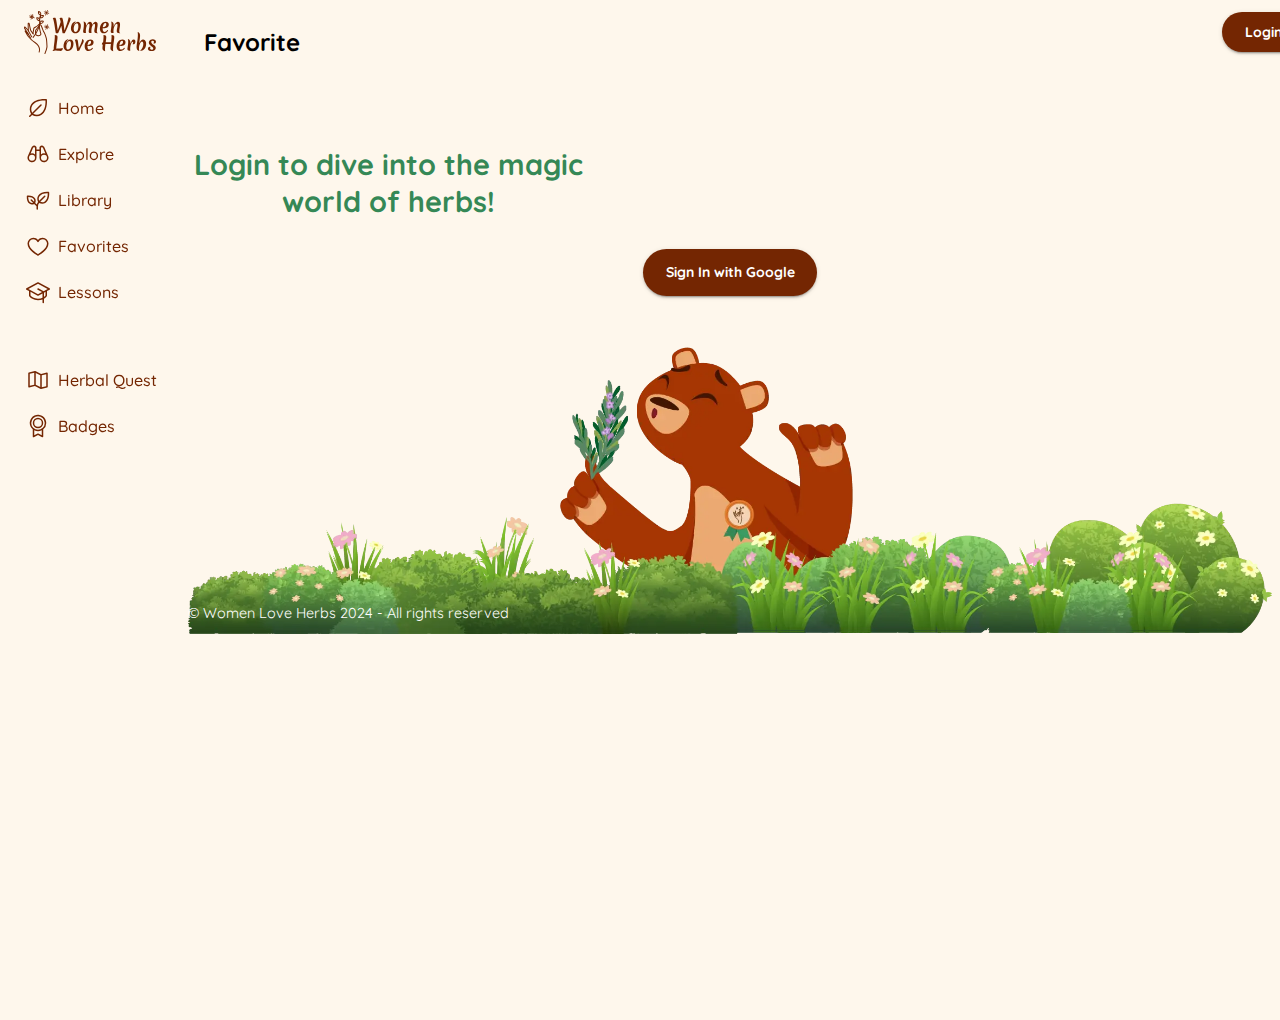
<file: login.html>
<!DOCTYPE html>
<html lang="en">
  <head>
    <meta charset="UTF-8" />
    <meta name="viewport" content="width=device-width, initial-scale=1.0" />
    <title>Document</title>
    <link
      href="https://cdn.jsdelivr.net/npm/bootstrap@5.0.2/dist/css/bootstrap.min.css"
      rel="stylesheet"
      integrity="sha384-EVSTQN3/azprG1Anm3QDgpJLIm9Nao0Yz1ztcQTwFspd3yD65VohhpuuCOmLASjC"
      crossorigin="anonymous"
    />
    <link
      rel="stylesheet"
      href="https://cdnjs.cloudflare.com/ajax/libs/font-awesome/6.6.0/css/all.min.css"
      integrity="sha512-Kc323vGBEqzTmouAECnVceyQqyqdsSiqLQISBL29aUW4U/M7pSPA/gEUZQqv1cwx4OnYxTxve5UMg5GT6L4JJg=="
      crossorigin="anonymous"
      referrerpolicy="no-referrer"
    />
    <link rel="preconnect" href="https://fonts.googleapis.com" />
    <link rel="preconnect" href="https://fonts.gstatic.com" crossorigin />
    <link
      href="https://fonts.googleapis.com/css2?family=Quicksand:wght@300..700&display=swap"
      rel="stylesheet"
    />
    <link rel="stylesheet" href="./css/style.css" />
    <link
      rel="stylesheet"
      href="https://cdnjs.cloudflare.com/ajax/libs/font-awesome/6.6.0/css/all.min.css"
      integrity="sha512-Kc323vGBEqzTmouAECnVceyQqyqdsSiqLQISBL29aUW4U/M7pSPA/gEUZQqv1cwx4OnYxTxve5UMg5GT6L4JJg=="
      crossorigin="anonymous"
      referrerpolicy="no-referrer"
    />
  </head>
  <body>
    <header class="header main-header">
      <div class="header-content">
        <div class="d-flex align-items-center">
          <a href="#" class="navbar-toggler navbar-custom d-block d-md-none">
            <i class="fa fa-navicon icon-16"></i>
          </a>
          <div class="heading-2">Favorite</div>
        </div>
        <a class="button button-primary h-40" href=""> Login </a>
      </div>
    </header>
    <nav class="navigation d-none d-md-block">
      <div class="menu">
        <div class="site-logo">
          <img src="./images/logo.svg" alt="" />
        </div>
        <div class="menu-list">
          <ul class="menu-items">
            <li>
              <a href="./home.html">
                <span>
                  <svg
                    xmlns="http://www.w3.org/2000/svg"
                    width="24"
                    height="24"
                    fill="#742602"
                    viewBox="0 0 256 256"
                  >
                    <path
                      d="M223.45,40.07a8,8,0,0,0-7.52-7.52C139.8,28.08,78.82,51,52.82,94a87.09,87.09,0,0,0-12.76,49c.57,15.92,5.21,32,13.79,47.85l-19.51,19.5a8,8,0,0,0,11.32,11.32l19.5-19.51C81,210.73,97.09,215.37,113,215.94q1.67.06,3.33.06A86.93,86.93,0,0,0,162,203.18C205,177.18,227.93,116.21,223.45,40.07ZM153.75,189.5c-22.75,13.78-49.68,14-76.71.77l88.63-88.62a8,8,0,0,0-11.32-11.32L65.73,179c-13.19-27-13-54,.77-76.71,22.09-36.47,74.6-56.44,141.31-54.06C210.2,114.89,190.22,167.41,153.75,189.5Z"
                    ></path>
                  </svg>
                </span>
                <p>Home</p>
              </a>
            </li>
            <li>
              <a href="./explore.html">
                <span>
                  <svg
                    xmlns="http://www.w3.org/2000/svg"
                    width="24"
                    height="24"
                    fill="#742602"
                    viewBox="0 0 256 256"
                  >
                    <path
                      d="M237.2,151.87v0a47.1,47.1,0,0,0-2.35-5.45L193.26,51.8a7.82,7.82,0,0,0-1.66-2.44,32,32,0,0,0-45.26,0A8,8,0,0,0,144,55V80H112V55a8,8,0,0,0-2.34-5.66,32,32,0,0,0-45.26,0,7.82,7.82,0,0,0-1.66,2.44L21.15,146.4a47.1,47.1,0,0,0-2.35,5.45v0A48,48,0,1,0,112,168V96h32v72a48,48,0,1,0,93.2-16.13ZM76.71,59.75a16,16,0,0,1,19.29-1v73.51a47.9,47.9,0,0,0-46.79-9.92ZM64,200a32,32,0,1,1,32-32A32,32,0,0,1,64,200ZM160,58.74a16,16,0,0,1,19.29,1l27.5,62.58A47.9,47.9,0,0,0,160,132.25ZM192,200a32,32,0,1,1,32-32A32,32,0,0,1,192,200Z"
                    ></path>
                  </svg>
                </span>
                <p>Explore</p>
              </a>
            </li>
            <li>
              <a href="./library.html">
                <span>
                  <svg
                    xmlns="http://www.w3.org/2000/svg"
                    width="24"
                    height="24"
                    fill="#742602"
                    viewBox="0 0 256 256"
                  >
                    <path
                      d="M247.63,47.89a8,8,0,0,0-7.52-7.52c-51.76-3-93.32,12.74-111.18,42.22-11.8,19.49-11.78,43.16-.16,65.74a71.34,71.34,0,0,0-14.17,27L98.33,159c7.82-16.33,7.52-33.35-1-47.49-13.2-21.79-43.67-33.47-81.5-31.25a8,8,0,0,0-7.52,7.52c-2.23,37.83,9.46,68.3,31.25,81.5A45.82,45.82,0,0,0,63.44,176,54.58,54.58,0,0,0,87,170.33l25,25V224a8,8,0,0,0,16,0V194.51a55.61,55.61,0,0,1,12.27-35,73.91,73.91,0,0,0,33.31,8.4,60.9,60.9,0,0,0,31.83-8.86C234.89,141.21,250.67,99.65,247.63,47.89ZM47.81,155.6C32.47,146.31,23.79,124.32,24,96c28.32-.24,50.31,8.47,59.6,23.81,4.85,8,5.64,17.33,2.46,26.94L61.65,122.34a8,8,0,0,0-11.31,11.31l24.41,24.41C65.14,161.24,55.82,160.45,47.81,155.6Zm149.31-10.22c-13.4,8.11-29.15,8.73-45.15,2l53.69-53.7a8,8,0,0,0-11.31-11.31L140.65,136c-6.76-16-6.15-31.76,2-45.15,13.94-23,47-35.82,89.33-34.83C232.94,98.34,220.14,131.44,197.12,145.38Z"
                    ></path>
                  </svg>
                </span>
                <p>Library</p>
              </a>
            </li>
            <li>
              <a href="./favorite.html">
                <span>
                  <svg
                    xmlns="http://www.w3.org/2000/svg"
                    width="24"
                    height="24"
                    fill="#742602"
                    viewBox="0 0 256 256"
                  >
                    <path
                      d="M178,40c-20.65,0-38.73,8.88-50,23.89C116.73,48.88,98.65,40,78,40a62.07,62.07,0,0,0-62,62c0,70,103.79,126.66,108.21,129a8,8,0,0,0,7.58,0C136.21,228.66,240,172,240,102A62.07,62.07,0,0,0,178,40ZM128,214.8C109.74,204.16,32,155.69,32,102A46.06,46.06,0,0,1,78,56c19.45,0,35.78,10.36,42.6,27a8,8,0,0,0,14.8,0c6.82-16.67,23.15-27,42.6-27a46.06,46.06,0,0,1,46,46C224,155.61,146.24,204.15,128,214.8Z"
                    ></path>
                  </svg>
                </span>
                <p>Favorites</p>
              </a>
            </li>
            <li>
              <a href="./lessons.html">
                <span>
                  <svg
                    xmlns="http://www.w3.org/2000/svg"
                    width="24"
                    height="24"
                    fill="#742602"
                    viewBox="0 0 256 256"
                  >
                    <path
                      d="M251.76,88.94l-120-64a8,8,0,0,0-7.52,0l-120,64a8,8,0,0,0,0,14.12L32,117.87v48.42a15.91,15.91,0,0,0,4.06,10.65C49.16,191.53,78.51,216,128,216a130,130,0,0,0,48-8.76V240a8,8,0,0,0,16,0V199.51a115.63,115.63,0,0,0,27.94-22.57A15.91,15.91,0,0,0,224,166.29V117.87l27.76-14.81a8,8,0,0,0,0-14.12ZM128,200c-43.27,0-68.72-21.14-80-33.71V126.4l76.24,40.66a8,8,0,0,0,7.52,0L176,143.47v46.34C163.4,195.69,147.52,200,128,200Zm80-33.75a97.83,97.83,0,0,1-16,14.25V134.93l16-8.53ZM188,118.94l-.22-.13-56-29.87a8,8,0,0,0-7.52,14.12L171,128l-43,22.93L25,96,128,41.07,231,96Z"
                    ></path>
                  </svg>
                </span>
                <p>Lessons</p>
              </a>
            </li>
          </ul>
          <ul class="menu-items">
            <li>
              <a href="./quest.html">
                <span>
                  <svg
                    xmlns="http://www.w3.org/2000/svg"
                    width="24"
                    height="24"
                    fill="#742602"
                    viewBox="0 0 256 256"
                  >
                    <path
                      d="M228.92,49.69a8,8,0,0,0-6.86-1.45L160.93,63.52,99.58,32.84a8,8,0,0,0-5.52-.6l-64,16A8,8,0,0,0,24,56V200a8,8,0,0,0,9.94,7.76l61.13-15.28,61.35,30.68A8.15,8.15,0,0,0,160,224a8,8,0,0,0,1.94-.24l64-16A8,8,0,0,0,232,200V56A8,8,0,0,0,228.92,49.69ZM104,52.94l48,24V203.06l-48-24ZM40,62.25l48-12v127.5l-48,12Zm176,131.5-48,12V78.25l48-12Z"
                    ></path>
                  </svg>
                </span>
                <p>Herbal Quest</p>
              </a>
            </li>
            <li>
              <a href="./badges.html">
                <span>
                  <svg
                    xmlns="http://www.w3.org/2000/svg"
                    width="24"
                    height="24"
                    fill="#742602"
                    viewBox="0 0 256 256"
                  >
                    <path
                      d="M216,96A88,88,0,1,0,72,163.83V240a8,8,0,0,0,11.58,7.16L128,225l44.43,22.21A8.07,8.07,0,0,0,176,248a8,8,0,0,0,8-8V163.83A87.85,87.85,0,0,0,216,96ZM56,96a72,72,0,1,1,72,72A72.08,72.08,0,0,1,56,96ZM168,227.06l-36.43-18.21a8,8,0,0,0-7.16,0L88,227.06V174.37a87.89,87.89,0,0,0,80,0ZM128,152A56,56,0,1,0,72,96,56.06,56.06,0,0,0,128,152Zm0-96A40,40,0,1,1,88,96,40,40,0,0,1,128,56Z"
                    ></path>
                  </svg>
                </span>
                <p>Badges</p>
              </a>
            </li>
          </ul>
        </div>
      </div>
    </nav>
    <main class="main-content">
        <div class="page-login d-flex flex-column align-items-center mb-5">
          <h1 class="heading-1 login-heading">
            Login to dive into the magic world of herbs!
          </h1>
            <a href="#" class="button-primary">
            Sign In with Google
            </a>
        </div>
        <div class="banner">
          <div class="d-flex justify-content-center items-center">
            <p>© Women Love Herbs 2024 - All rights reserved</p>
          </div>
          <img src="./images/footer.webp" alt="footer" />
        </div>
    </main>
  </body>
  <footer>
    <script
      src="https://cdn.jsdelivr.net/npm/bootstrap@5.0.2/dist/js/bootstrap.bundle.min.js"
      integrity="sha384-MrcW6ZMFYlzcLA8Nl+NtUVF0sA7MsXsP1UyJoMp4YLEuNSfAP+JcXn/tWtIaxVXM"
      crossorigin="anonymous"
    ></script>
  </footer>
</html>
</file>
<file: css/style.css>
:root {
  margin: 0 auto;
  text-align: center;
  --green: #358856;
  --brown: #742602;
  --white: #ffffff;
  --black: #000000;
  --bg-color: #fef7ec;
  --brown-1: #7426022b;
  --pink: #ff9b9b;
  --gold: #e5ba73;
  --sky: #89cff3;
  --lime: #9ade7b;
  --light-gray: #9ca3af;
  font-family: "Quicksand", sans-serif;
}

/* GLOBAL STYLES */
body {
  background: rgb(254, 247, 236);
  font-family: "Quicksand", sans-serif;
}

a {
  text-decoration: none;
  color: inherit;
}

/* typo */

.heading-1 {
  font-size: 1.8em;
  margin: 0;
  text-align: left;
  margin-block-start: 0.67em;
  margin-block-end: 0.67em;
  margin-inline-start: 0px;
  margin-inline-end: 0px;
  font-weight: bold;
}

.heading-2 {
  display: block;
  font-size: 1.5em;
  margin-block-start: 0.83em;
  margin-block-end: 0.83em;
  margin-inline-start: 0px;
  margin-inline-end: 0px;
  font-weight: bold;
}

.heading-3 {
  display: block;
  font-size: 1.17em;
  margin-block-start: 1em;
  margin-block-end: 1em;
  margin-inline-start: 0px;
  margin-inline-end: 0px;
  font-weight: bold;
}

/* DEMO-SPECIFIC STYLES */
.typewriter p {
  margin: 0px;
  font-size: 1rem;
  line-height: 1.5;
  color: var(--brown);
  font-weight: 700;
}

@media screen and (min-width: 768px) {
  .typewriter p {
    white-space: nowrap; /* Keeps the content on a single line */
    overflow: hidden; /* Ensures the content is not revealed until the animation */
    animation: typing 3.5s steps(30, end), 0.5s step-end infinite;
  }
}

/* The typing effect */
@keyframes typing {
  from {
    width: 0;
  }
  to {
    width: 100%;
  }
}

.logo {
  height: 6em;
  padding: 1.5em;
  will-change: filter;
  transition: filter 0.3s;
}

.logo:hover {
  filter: drop-shadow(0 0 2em #646cffaa);
}

.logo.react:hover {
  filter: drop-shadow(0 0 2em #61dafbaa);
}

@keyframes logo-spin {
  0% {
    transform: rotate(0);
  }

  to {
    transform: rotate(360deg);
  }
}

@media (prefers-reduced-motion: no-preference) {
  a:nth-of-type(2) .logo {
    animation: logo-spin infinite 20s linear;
  }
}

.card {
  padding: 2em;
}

.read-the-docs {
  color: #888;
}

h1 {
  font-size: 1.8em;
  margin: 0;
  text-align: left;
}

h2 {
  margin: 0;
  text-align: left;
}

h3 {
  text-align: left;
}

p {
  margin: 0;
  text-align: left;
}

.subtitle {
  font-size: 1em;
  opacity: 0.5;
}

.label {
  font-size: 0.8em;
  font-weight: 700;
  opacity: 0.5;
}

.attribute {
  font-size: 1em;
  font-weight: 700;
}

.icon-box {
  align-items: center;
  border-radius: 1em;
  width: 2.5em;
  height: 2.5em;
}

.icon-20 {
  width: 20px;
  height: 20px;
}

@keyframes slideIn {
  0% {
    transform: translateY(50%);
  }

  to {
    transform: translateY(0);
  }
}

@keyframes slideAndFadeIn {
  0% {
    transform: translateY(-100%);
    opacity: 0;
  }

  to {
    transform: translateY(0);
    opacity: 1;
  }
}

@keyframes zoomIn {
  0% {
    transform: scale(1);
  }

  to {
    transform: scale(1.1);
  }
}

@keyframes fadeIn {
  0% {
    opacity: 0;
  }

  to {
    opacity: 1;
  }
}

@keyframes popIn {
  0% {
    transform: scale(2);
    opacity: 0;
  }

  to {
    transform: scale(1);
    opacity: 1;
  }
}

@keyframes flip {
  0% {
    transform: rotateX(0);
  }

  to {
    transform: rotateX(360deg);
  }
}

@keyframes flipY {
  0% {
    transform: rotateY(0);
  }

  to {
    transform: rotateY(180deg);
  }
}

.flip {
  position: relative;
  perspective: 1000px;
}

.flip > .front,
.flip > .back {
  display: flex;
  justify-content: center;
  align-items: center;
  transition-timing-function: cubic-bezier(0.175, 0.885, 0.32, 1.275);
  transition-duration: 0.5s;
  transition-property: transform, opacity;
  width: 100%;
  height: max-content;
  flex-wrap: wrap;
}

.flip > .front {
  transform: rotateY(-180deg);
  opacity: 0;
}

.flip > .back {
  position: absolute;
  opacity: 1;
  top: 0;
  left: 0;
  width: 100%;
  transform: rotateY(0);
  pointer-events: none;
  height: max-content;
}

.flip.flipped > .front {
  transform: rotateY(0);
  opacity: 1;
}

.flip.flipped > .back {
  opacity: 1;
  transform: rotateY(180deg);
  pointer-events: none;
}

.hidden {
  display: none;
}

.main-card-flip {
  display: flex;
  width: 100%;
  height: max-content;
  border-radius: 20px;
  position: relative;
  transition: background 0.3s;
  background-repeat: no-repeat;
}

.background-flip-card {
  padding: 0;
  height: max-content;
}

.hidden {
  display: none;
}

.map-land-name {
  position: relative;
  width: fit-content;
  font-size: 1.8em;
  font-family: Merienda, cursive;
  font-weight: 700;
  color: var(--brown);
  cursor: pointer;
}

.map-land-name :hover {
  transform: scale(1.2);
  transition: all 0.3s ease-in-out;
  color: var(--white);
}

@keyframes slideInFromBottom {
  0% {
    transform: translateY(100vh);
  }

  to {
    transform: translateY(0);
  }
}

@keyframes popUp {
  0% {
    scale: 0;
  }

  90% {
    transform: scale(1.1);
  }

  to {
    transform: scale(1);
  }
}

.loader {
  width: 48px;
  height: 48px;
  display: inline-block;
  position: relative;
}

.loader:after,
.loader:before {
  content: "";
  width: 48px;
  height: 48px;
  border-radius: 50%;
  background: #fff;
  position: absolute;
  left: 0;
  top: 0;
  box-sizing: border-box;
  animation: animloader 2s ease-in-out infinite;
}

.loader:after {
  animation-delay: 1s;
}

@keyframes animloader {
  0%,
  to {
    transform: scale(0);
    opacity: 1;
  }

  50% {
    transform: scale(1);
    opacity: 0;
  }
}

.circles {
  list-style: none;
  text-decoration: none;
  position: absolute;
  top: 0;
  left: 0;
  width: 100%;
  height: 100%;
  overflow: hidden;
  opacity: 40%;
  color: var(--brown);
}

.circles li {
  position: absolute;
  display: block;
  list-style: none;
  width: 20px;
  height: 20px;
  animation: animate 25s linear infinite;
  bottom: -150px;
}

.circles li:nth-child(1) {
  left: 25%;
  animation-delay: 0s;
}

.circles li:nth-child(2) {
  left: 10%;
  animation-delay: 2s;
  animation-duration: 12s;
}

.circles li:nth-child(3) {
  left: 70%;
  animation-delay: 4s;
}

.circles li:nth-child(4) {
  left: 40%;
  animation-delay: 0s;
  animation-duration: 18s;
}

.circles li:nth-child(5) {
  left: 65%;
  animation-delay: 0s;
}

.circles li:nth-child(6) {
  left: 75%;
  animation-delay: 3s;
}

.circles li:nth-child(7) {
  left: 35%;
  animation-delay: 7s;
}

.circles li:nth-child(8) {
  left: 50%;
  animation-delay: 15s;
  animation-duration: 45s;
}

.circles li:nth-child(9) {
  left: 20%;
  animation-delay: 2s;
  animation-duration: 35s;
}

.circles li:nth-child(10) {
  left: 85%;
  animation-delay: 0s;
  animation-duration: 11s;
}

.circles li:nth-child(11) {
  left: 30%;
  animation-delay: 0s;
}

.circles li:nth-child(12) {
  left: 20%;
  animation-delay: 2s;
  animation-duration: 12s;
}

.circles li:nth-child(13) {
  left: 75%;
  animation-delay: 4s;
}

.circles li:nth-child(14) {
  left: 50%;
  animation-delay: 0s;
  animation-duration: 18s;
}

.circles li:nth-child(15) {
  left: 65%;
  animation-delay: 0s;
}

@keyframes animate {
  0% {
    transform: translateY(0) rotate(0);
    opacity: 0.3;
    border-radius: 0;
  }

  to {
    transform: translateY(-1000px) rotate(720deg);
    opacity: 0;
    border-radius: 50%;
  }
}

.navigation {
  height: 100%;
  flex-shrink: 0;
  width: 180px;
}

.menu {
  width: 180px;
}

.site-logo {
  position: relative;
  display: flex;
  -webkit-box-align: center;
  align-items: center;
  padding-left: 16px;
  padding-right: 16px;
  min-height: 56px;
}

.site-logo img {
  max-width: 150px;
}

.menu-list {
  text-decoration: none;
}

@media (min-width: 0px) {
  @media (orientation: landscape) {
    .site-logo {
      min-height: 48px;
    }
  }
}
@media (min-width: 768px) {
  .site-logo {
    padding-left: 24px;
    padding-right: 24px;
    min-height: 64px;
  }
}
.menu-list li {
  margin: 2px 10px;
}

.menu-list li a {
  display: inline-flex;
  -webkit-box-align: center;
  align-items: center;
  -webkit-box-pack: center;
  position: relative;
  box-sizing: border-box;
  -webkit-tap-highlight-color: transparent;
  background-color: transparent;
  cursor: pointer;
  user-select: none;
  vertical-align: middle;
  appearance: none;
  font-family: Quicksand, sans-serif;
  font-weight: 500;
  line-height: 1.75;
  min-width: 64px;
  width: 100%;
  text-transform: none;
  font-size: 16px;
  color: rgb(116, 38, 2);
  outline: 0px;
  border-width: 0px;
  border-style: initial;
  border-image: initial;
  text-decoration: none;
  transition: background-color 250ms cubic-bezier(0.4, 0, 0.2, 1),
    box-shadow 250ms cubic-bezier(0.4, 0, 0.2, 1),
    border-color 250ms cubic-bezier(0.4, 0, 0.2, 1),
    color 250ms cubic-bezier(0.4, 0, 0.2, 1);
  border-color: var(--black);
  padding: 8px 10px 8px 20px;
  border-radius: 50px;
}

.menu-items {
  margin: 0px;
  padding: 20px 0px;
}

.menu-list span {
  display: inherit;
  margin-right: 8px;
  margin-left: -4px;
}

.menu-list li a {
  text-decoration: none;
  color: rgb(116, 38, 2);
}

.menu-list li p {
  width: 100%;
  color: rgb(116, 38, 2);
}

.menu {
  color: rgba(0, 0, 0, 0.87);
  box-shadow: none;
  overflow-y: auto;
  display: flex;
  flex-direction: column;
  height: 100%;
  z-index: 998;
  position: fixed;
  top: 0px;
  left: 0px;
  transition: box-shadow 300ms cubic-bezier(0.4, 0, 0.2, 1);
  overflow-x: hidden;
}

.header {
  display: flex;
  flex-direction: column;
  width: 100%;
  box-sizing: border-box;
  flex-shrink: 0;
  position: fixed;
  z-index: 998;
  top: 0px;
  left: auto;
  right: 0px;
  box-shadow: none;
  transition: box-shadow 300ms cubic-bezier(0.4, 0, 0.2, 1);
  border-bottom: none;
}

.header-content {
  -webkit-box-align: center;
  align-items: center;
  padding-left: 16px;
  padding-right: 16px;
  min-height: 56px;
  background-color: rgb(254, 247, 236);
  display: flex;
  -webkit-box-pack: justify;
  justify-content: space-between;
}

.main-content {
  -webkit-box-flex: 1;
  flex-grow: 1;
  padding: 80px 24px 24px 24px;
  min-height: 100vh;
  margin: 0px auto;
}

.footer-content{
  -webkit-box-flex: 1;
  flex-grow: 1;
  margin: 0px auto;
 
}

@media (min-width: 0px) {
  .header-content {
    height: 48px;
  }
}

@media screen and (min-width: 768px) {
  .header-content {
    width: calc(100% - 180px);
    margin-left: 180px;
  }
  .footer-content {
    margin-left: 180px;
  }
}

@media (min-width: 992px) {
  .main-content {
    width: calc(100% - 180px);
  }
}


@media (min-width: 768px) {
  .header-content {
    height: 64px;
    padding-left: 24px;
    padding-right: 24px;
  }
  .main-content {
    padding-left: 180px;
  }
}

.menu-items li a:hover {
  border-color: var(--green);
  background-color: var(--green);
  color: white;
}

@media (min-width: 768px) {
  .menu-items li a:hover {
    background: var(--brown-1);
  }
}

@media screen and (max-width: 768px) {
  .herb-row-wrapper {
    gap: 16px;
  }
}

@media (min-width: 0px) {
  .menu-items li a:hover {
    background: var(--brown-1);
  }
}

.button-primary {
  display: inline-flex;
  -webkit-box-align: center;
  align-items: center;
  -webkit-box-pack: center;
  justify-content: center;
  position: relative;
  box-sizing: border-box;
  -webkit-tap-highlight-color: transparent;
  cursor: pointer;
  user-select: none;
  vertical-align: middle;
  appearance: none;
  font-family: Quicksand, sans-serif;
  font-size: 0.875rem;
  line-height: 1.75;
  min-width: 64px;
  box-shadow: rgba(0, 0, 0, 0.2) 0px 3px 1px -2px,
    rgba(0, 0, 0, 0.14) 0px 2px 2px 0px, rgba(0, 0, 0, 0.12) 0px 1px 5px 0px;
  text-transform: none;
  font-weight: 700;
  color: var(--white);
  outline: 0px;
  border-width: 0px;
  border-style: initial;
  border-image: initial;
  margin: 0px;
  text-decoration: none;
  padding: 0.8em 1.6em;
  transition: background-color 250ms cubic-bezier(0.4, 0, 0.2, 1),
    box-shadow 250ms cubic-bezier(0.4, 0, 0.2, 1),
    border-color 250ms cubic-bezier(0.4, 0, 0.2, 1),
    color 250ms cubic-bezier(0.4, 0, 0.2, 1);
  border-radius: 50px;
  border-color: var(--black);
  background: var(--brown);
}

.button-no-background {
  display: inline-flex;
  -webkit-box-align: center;
  align-items: center;
  -webkit-box-pack: center;
  justify-content: center;
  position: relative;
  box-sizing: border-box;
  -webkit-tap-highlight-color: transparent;
  background-color: transparent;
  cursor: pointer;
  user-select: none;
  vertical-align: middle;
  appearance: none;
  font-family: Quicksand, sans-serif;
  font-weight: 500;
  font-size: 0.875rem;
  line-height: 1.75;
  min-width: 64px;
  text-transform: none;
  color: var(--brown);
  outline: 0px;
  margin: 0px;
  text-decoration: none;
  padding: 5px 15px;
  transition: background-color 250ms cubic-bezier(0.4, 0, 0.2, 1),
    box-shadow 250ms cubic-bezier(0.4, 0, 0.2, 1),
    border-color 250ms cubic-bezier(0.4, 0, 0.2, 1),
    color 250ms cubic-bezier(0.4, 0, 0.2, 1);
  border-width: 1px;
  border-style: solid;
  border-image: initial;
  border-radius: 50px;
  border-color: var(--brown);
}

.button-no-background:hover {
  background-color: var(--brown);
  border-color: var(--brown);
}

.subcrible-button {
  display: inline-flex;
  -webkit-box-align: center;
  align-items: center;
  -webkit-box-pack: center;
  justify-content: center;
  position: relative;
  box-sizing: border-box;
  -webkit-tap-highlight-color: transparent;
  cursor: pointer;
  user-select: none;
  vertical-align: middle;
  appearance: none;
  font-family: Quicksand, sans-serif;
  font-size: 0.875rem;
  line-height: 1.75;
  min-width: 64px;
  color: var(--black);
  text-transform: none;
  background-color: var(--white);
  font-weight: 700;
  width: fit-content;
  outline: 0px;
  margin: 0.5em 0px 0px;
  text-decoration: none;
  padding: 5px 15px;
  transition: background-color 250ms cubic-bezier(0.4, 0, 0.2, 1),
    box-shadow 250ms cubic-bezier(0.4, 0, 0.2, 1),
    border-color 250ms cubic-bezier(0.4, 0, 0.2, 1),
    color 250ms cubic-bezier(0.4, 0, 0.2, 1);
  border-width: 1px;
  border-style: solid;
  border-image: initial;
  border-radius: 50px;
  border-color: var(--white);
}

.button-chat {
  display: inline-flex;
  -webkit-box-align: center;
  align-items: center;
  -webkit-box-pack: center;
  justify-content: center;
  position: relative;
  box-sizing: border-box;
  -webkit-tap-highlight-color: transparent;
  cursor: pointer;
  user-select: none;
  vertical-align: middle;
  appearance: none;
  text-align: center;
  font-size: 1.5rem;
  color: var(--white);
  height: 1.4em;
  width: 1.4em;
  background-color: var(--green);
  outline: 0px;
  border-width: 0px;
  border-style: initial;
  border-color: initial;
  border-image: initial;
  text-decoration: none;
  flex: 0 0 auto;
  padding: 8px;
  overflow: visible;
  transition: background-color 150ms cubic-bezier(0.4, 0, 0.2, 1);
  margin: 0px;
  border-radius: 50%;
}

.button-chat:hover {
  background-color: var(--black);
}

.subcrible-button:hover {
  background-color: var(--brown);
  border-color: var(--brown);
  color: var(--white);
}

.button-primary:hover {
  border-color: var(--green);
  background-color: var(--green);
  color: white;
  text-decoration: none;
  box-shadow: rgba(0, 0, 0, 0.2) 0px 2px 4px -1px,
    rgba(0, 0, 0, 0.14) 0px 4px 5px 0px, rgba(0, 0, 0, 0.12) 0px 1px 10px 0px;
}

.banner {
  color: var(--white);
  font-size: 0.9em;
  position: relative;
  margin-top: 20px;
  background-image: url("../images/footer.webp");
  background-size: contain;
    background-repeat: no-repeat;
    background-position: center;
}

.footer-banner-wrapper{
  padding-top: 30%;
}

.banner p {
  position: absolute;
  bottom: 1em;
}

.banner img {
  width: 100%;
}

.navbar-custom {
  margin: 0px 16px 0px -12px;
}

.intro-text-wrapper {
  border: 1px solid var(--brown);
  background-color: rgba(229, 186, 115, 0.2);
  padding: 0.2em 2em 0.2em 0.2em;
  border-radius: 50px;
  display: grid;
  place-items: center;
  grid-template-columns: 3em auto;
  width: fit-content;
  gap: 1em;
  margin: 0px 0px 1.2em;
}

.bear-image {
  background-color: var(--brown-1);
  border-radius: 50%;
  width: 3em;
  height: 3em;
}

/* Libs */
.card-wrapper {
  display: grid;
  gap: 1em;
  grid-template-columns: repeat(auto-fill, minmax(250px, 1fr));
}
.card-item {
  background-color: var(--white);
  color: var(--black);
  padding: 1em;
  border-radius: 2em;
  cursor: pointer;
}

.card-item:hover {
  transform: scale(1.02);
  box-shadow: rgba(0, 0, 0, 0.125) 0px 0px 1em 0.2em;
}

.card-item .title {
  display: flex;
  -webkit-box-pack: justify;
  justify-content: space-between;
  -webkit-box-align: center;
  align-items: center;
}

.card-item .subtitle {
  font-size: 1em;
}

.card-item .other-info {
  display: flex;
  gap: 1.2em;
  justify-content: left;
  margin: 1em 0px;
}

.card-item .title h2 {
  margin: 0.5em 0px;
  text-align: left;
}

.card-item .title .number {
  display: flex;
  -webkit-box-align: center;
  align-items: center;
  -webkit-box-pack: center;
  justify-content: center;
  background-color: var(--light-gray);
  opacity: 0.4;
  width: 1.6em;
  height: 1.6em;
  border-radius: 0.6em;
}

.card-item .title .number p {
  font-size: 0.8em;
}

.card-item img {
  width: 100%;
  border-radius: 1em;
}

.card-item .subInfo {
  opacity: 0.5;
}

.email-subcrible {
  margin-top: 4em;
  padding: 2em;
  background-color: var(--green);
  border-radius: 1.5em;
  color: var(--white);
  display: grid;
  gap: 1em;
  -webkit-box-pack: justify;
  justify-content: space-between;
  -webkit-box-align: center;
  align-items: center;
}

.bg-gold {
  background-color: var(--gold);
}

.gap-16 {
  gap: 16px;
}

/* Badge */
.badges-list {
  margin: 1em 0px;
}
.badges-item {
  display: flex;
  flex-direction: column;
  -webkit-box-pack: justify;
  justify-content: space-between;
  -webkit-box-align: center;
  align-items: center;
  background-color: transparent;
  border-radius: 1em;
  padding: 2em;
}

.badges-item img {
  width: 100%;
  border-radius: 1em;
  opacity: 0.25;
}

.badges-item img:hover {
  opacity: 1;
}

.badges-item p {
  text-align: center;
  margin: 0.6em 0px;
  color: var(--brown);
}

.badges-item a {
  color: rgba(0, 0, 0, 0.26);
  border: 1px solid rgba(0, 0, 0, 0.12);
  pointer-events: none;
  cursor: default;
}

/* login */
.login-heading {
  text-align: center;
  line-height: 1.3;
  color: rgb(53, 136, 86);
  max-width: 400px;
  margin: 2em 0px 1em;
}

/* lesson */
.lesson-radius {
  border-radius: 1em;
}

.banner-lesson {
  display: grid;
  gap: 1em;
}

@media (min-width: 0px) {
  .banner-lesson {
    grid-template-columns: 1fr;
  }
}
@media (min-width: 768px) {
  .banner-lesson {
    grid-template-columns: 1fr;
  }
}

@media (min-width: 920px) {
  .banner-lesson {
    grid-template-columns: 2fr 1fr;
  }
}

.banner-left {
  position: relative;
  background-image: url("../images/bg-lessong-1.webp");
  background-size: cover;
  padding: 2em;
  border-radius: 2em;
  display: flex;
  flex-direction: column;
  -webkit-box-pack: justify;
  justify-content: space-between;
  cursor: pointer;
}

.banner-left::before {
  content: "";
  position: absolute;
  inset: 0px;
  background-color: var(--green);
  opacity: 0.8;
  border-radius: 2em;
  z-index: 1;
}

.banner-right {
  position: relative;
  background-image: url(../images/bg-lesson-2.webp);
  background-size: cover;
  display: flex;
  flex-direction: column;
  -webkit-box-pack: justify;
  justify-content: space-between;
  cursor: pointer;
  padding: 2em;
  border-radius: 2em;
}

.banner-right::before {
  content: "";
  position: absolute;
  inset: 0px;
  background-color: var(--brown);
  opacity: 0.8;
  border-radius: 2em;
  z-index: 1;
}

.banner-right:hover::before,
.banner-left:hover::before {
  opacity: 0.5;
}

.banner-side {
  display: flex;
  flex-direction: column;
  justify-content: space-between;
}

.banner-content {
  display: flex;
  gap: 0.6em;
  -webkit-box-align: center;
  align-items: center;
  margin: 1.5em 0px;
}

.color-white {
  color: white;
}
.z-2 {
  z-index: 2;
}

.color-brown {
  color: var(--brown);
}

.color-green {
  color: var(--green);
}

.banner-content img {
  width: 3em;
  border-radius: 1em;
  border: 3px solid rgba(255, 255, 255, 0.314);
}

.banner-content .subInfoTitle p {
  color: var(--white);
}

/* herb */
.content-herb {
  max-width: 684px;
}
.herb-card-wrapper {
  display: flex;
  -webkit-box-pack: center;
  justify-content: center;
  -webkit-box-align: center;
  align-items: center;
  width: 100%;
}
.herb-card {
  background-color: var(--white);
  border-radius: 2em;
  margin-top: 2em;
  padding: 2em 1em;
  box-shadow: rgba(0, 0, 0, 0.1) 0px 0px 10px;
  display: grid;
  -webkit-box-align: center;
  align-items: center;
  gap: 20px;
  animation: 1s ease-in-out 0s 1 normal forwards running slideInFromBottom;
}

.herb-card img {
  width: 100%;
  border-radius: 2em;
}

.bg-pink {
  background-color: var(--pink);
}

.bg-pink-2 {
  background-color: rgb(255, 182, 193);
}

.bg-water {
  background-color: rgb(179, 240, 242);
}

.bg-lime {
  background-color: var(--lime);
}

@media (min-width: 0px) {
  .herb-card {
    grid-template-columns: 1fr;
  }
}
@media (min-width: 768px) {
  .herb-card {
    grid-template-columns: 1fr 1fr;
  }
}

.herb-detail {
  margin-top: 1em;
  animation: 1.5s ease-in-out 0s 1 normal forwards running slideInFromBottom;
}

.herb-detail .herb-detail-wrapper {
  display: flex;
  -webkit-box-pack: justify;
  justify-content: space-between;
  -webkit-box-align: center;
  align-items: center;
  margin-bottom: 2em;
}

.herb-images .row img {
  width: 100%;
  border-radius: 1em;
  object-fit: cover;
  aspect-ratio: 1 / 1;
}

.continue-button {
  padding: 0.8em 1.6em;
  margin: 4em 0px 0px;
  font-size: 16px;
}

.button-icon {
  display: inherit;
  margin-right: 8px;
  margin-left: -4px;
}

.button-icon svg {
  width: 20px;
  height: 20px;
}

.herb-info sub {
  font-size: 1em;
  opacity: 0.5;
}

.herb-warning {
  display: flex;
  -webkit-box-pack: justify;
  justify-content: space-between;
  -webkit-box-align: center;
  align-items: center;
  margin-bottom: 2em;
}

.warning {
  display: flex;
  gap: 6px;
  -webkit-box-align: center;
  align-items: center;
  border: 1px solid red;
  border-radius: 2em;
  padding: 0.3em 0.6em;
  scale: 0.8;
  color: red;
  font-weight: bold;
}

.chat-input {
  display: grid;
  grid-template-columns: 2.4em auto 2.4em;
  border: 1px solid white;
  padding: 0.8em;
  box-shadow: rgba(0, 0, 0, 0.1) 0px 0px 1.6em;
  border-radius: 1em;
  margin: 0.8em 0px 0.5em;
  gap: 2px;
  -webkit-box-align: center;
  align-items: center;
  background-color: white;
}

.chat-input-wrapper {
  display: inline-flex;
  flex-direction: column;
  position: relative;
  min-width: 0px;
  padding: 0px;
  margin: 0px;
  vertical-align: top;
  color: var(--brown);
  border: none;
  width: 100%;
}

.chat-input-field {
  font-family: Quicksand, sans-serif;
  font-weight: 400;
  font-size: 1rem;
  line-height: 1.4375em;
  color: rgba(0, 0, 0, 0.87);
  box-sizing: border-box;
  cursor: text;
  display: inline-flex;
  -webkit-box-align: center;
  align-items: center;
  position: relative;
  border-radius: 4px;
}

.chat-input-field .input-field {
  color: var(--brown);
  font-weight: 700;
}

.input-field {
  letter-spacing: inherit;
  border: 0px;
  box-sizing: content-box;
  background: none;
  height: 1.4375em;
  margin: 0px;
  -webkit-tap-highlight-color: transparent;
  display: block;
  min-width: 0px;
  width: 100%;
  animation-name: mui-auto-fill-cancel;
  animation-duration: 10ms;
  padding: 16.5px 14px;
}

.input-field::placeholder {
  color: var(--brown);
}

.input-field:focus {
  outline: 0px;
}

.chat-input-field .input-field::-moz-placeholder {
  color: var(--brown);
}

.chat-notify {
  display: flex;
  -webkit-box-align: start;
  align-items: start;
  margin: 1.6em 0px 2.8em;
  gap: 12px;
}

.chat-notify p {
  color: var(--brown);
  opacity: 0.6;
}

.most-recent {
  display: grid;
  grid-template-columns: 1fr 1fr;
  margin: 1em 0px 0px;
}

.question {
  display: inline-flex;
  -webkit-box-align: center;
  align-items: center;
  -webkit-box-pack: center;
  justify-content: center;
  position: relative;
  box-sizing: border-box;
  -webkit-tap-highlight-color: transparent;
  cursor: pointer;
  user-select: none;
  vertical-align: middle;
  appearance: none;
  font-family: Quicksand, sans-serif;
  font-weight: 500;
  line-height: 1.75;
  min-width: 64px;
  text-transform: none;
  text-align: left;
  font-size: 1em;
  background-color: var(--brown);
  color: var(--white);
  outline: 0px;
  border-width: 0px;
  border-style: initial;
  border-image: initial;
  text-decoration: none;
  transition: background-color 250ms cubic-bezier(0.4, 0, 0.2, 1),
    box-shadow 250ms cubic-bezier(0.4, 0, 0.2, 1),
    border-color 250ms cubic-bezier(0.4, 0, 0.2, 1),
    color 250ms cubic-bezier(0.4, 0, 0.2, 1);
  border-color: var(--black);
  padding: 0.5em 1em;
  border-radius: 1em;
  margin: 0.2em;
}

.question:hover {
  border-color: var(--green);
  background-color: var(--green);
  color: white;
}
/* home */
.function-buttons {
  margin: 1.4em 0px;
  padding: 0px 10px;
}

.navigation {
  display: flex;
  gap: 15px;
}
.show-all-herb {
  color: var(--brown);
  cursor: pointer;
  font-weight: bold;
}

.next-herb-title {
  border-bottom: 1px solid var(--brown);
}

.sidebar-item {
  display: flex;
  gap: 15px;
  -webkit-box-align: start;
  align-items: start;
  cursor: pointer;
  border-radius: 1em;
  padding: 0.4em;
  margin: 1.4em 0px;
}


.sidebar-item .herb-image-item {
  width: 3em;
  border-radius: 1em;
}

.sidebar-item .sidebar-image-wrapper img {
  object-fit: cover;
  aspect-ratio: 1 / 1;
}

.sidebar-item .lesson-image-item {
  width: 5em;
  border-radius: 1em;
}

.swiper-slide {
  width: 100% !important;
}

/* favorite */
.favorite-herbs .herb-item img {
  width: 100%;
  border-radius: 1em;
  aspect-ratio: 3 / 2;
  object-fit: cover;
  margin: 0.5em 0px;
}

@keyframes flip {
  0% {
    transform: rotateX(0);
  }

  to {
    transform: rotateX(360deg);
  }
}

@keyframes flipY {
  0% {
    transform: rotateY(0);
  }

  to {
    transform: rotateY(180deg);
  }
}

.flip {
  position: relative;
  perspective: 1000px;
}

.flip > .front,
.flip > .back {
  display: flex;
  justify-content: center;
  align-items: center;
  transition-timing-function: cubic-bezier(0.175, 0.885, 0.32, 1.275);
  transition-duration: 0.5s;
  transition-property: transform, opacity;
  width: 100%;
  height: max-content;
  flex-wrap: wrap;
}

.flip > .front {
  transform: rotateY(-180deg);
  opacity: 0;
}

.flip > .back {
  position: absolute;
  opacity: 1;
  top: 0;
  left: 0;
  width: 100%;
  transform: rotateY(0);
  pointer-events: none;
  height: max-content;
}

.flip.flipped > .front {
  transform: rotateY(0);
  opacity: 1;
}

.flip.flipped > .back {
  opacity: 1;
  transform: rotateY(180deg);
  pointer-events: none;
}

.herb-content ul,
.header-content li {
  text-align: left;
}

.game-map {
  display: flex;
  flex-direction: column;
  justify-content: left;
  position: relative;
  top: -240px;
  left: 0px;
  margin-bottom: -240px;
  overflow-y: auto;
}

.map-land-name {
  position: relative;
  width: fit-content;
  font-size: 1.8em;
  font-family: Merienda, cursive;
  font-weight: 700;
  color: var(--brown);
  cursor: pointer;
}

.map-1 {
  z-index: 2;
}
.map-2 {
  z-index: 3;
}
.map-3 {
  z-index: 4;
}
.map-4 {
  z-index: 5;
}
.map-5 {
  z-index: 6;
}
@media (min-width: 0px) {
  .map-1 {
    top: 550px;
    left: 530px;
  }
  .map-2 {
    top: 480px;
    left: 40px;
  }
  .map-3 {
    top: 680px;
    left: 95px;
  }
  .map-4 {
    top: 450px;
    left: 260px;
  }
  .map-5 {
    top: 540px;
    left: 710px;
  }
}
@media (min-width: 1200px) {
  .map-1 {
    top: 610px;
    left: 650px;
  }
  .map-2 {
    top: 520px;
    left: 60px;
  }
  .map-3 {
    top: 750px;
    left: 115px;
  }
  .map-4 {
    top: 500px;
    left: 310px;
  }
  .map-5 {
    top: 600px;
  }
}

#questModal{
  overflow: hidden;
}

.quest-notice{
  -webkit-box-align: center;
  align-items: center;
  gap: 4px;
  margin-top: 20px;
}
.modal-content{
  border-radius: 25px;
  width: 100%;
  max-width: 900px;
  background-color: rgb(255, 255, 255);
  color: rgba(0, 0, 0, 0.87);
  box-shadow: rgba(0, 0, 0, 0.2) 0px 11px 15px -7px, rgba(0, 0, 0, 0.14) 0px 24px 38px 3px, rgba(0, 0, 0, 0.12) 0px 9px 46px 8px;
  position: relative;
  overflow-y: auto;
  display: flex;
  flex-direction: column;
  max-height: calc(100% - 64px);
  transition: box-shadow 300ms cubic-bezier(0.4, 0, 0.2, 1);
  margin: 32px;
}
.modal-body{
  display: flex;
  flex-direction: column;
  -webkit-box-pack: center;
  justify-content: center;
  -webkit-box-align: center;
  align-items: center;
  background-color: rgba(240, 248, 255, 0.125);
  border-radius: 40px;
  padding: 40px;
  width: 100%;
}

.no-border{
  border:none;
}

.modal-close-btn{
  display: inline-flex;
    -webkit-box-align: center;
    align-items: center;
    -webkit-box-pack: center;
    justify-content: center;
    box-sizing: border-box;
    -webkit-tap-highlight-color: transparent;
    cursor: pointer;
    user-select: none;
    vertical-align: middle;
    appearance: none;
    font-family: Quicksand, sans-serif;
    font-weight: 500;
    font-size: 0.875rem;
    line-height: 1.75;
    text-transform: uppercase;
    min-height: 36px;
    min-width: 0px;
    z-index: 1050;
    color: rgba(0, 0, 0, 0.87);
    position: absolute;
    top: 10px;
    right: 10px;
    box-shadow: none;
    height: 40px;
    width: 40px;
    background-color: white;
    outline: 0px;
    margin: 0px;
    text-decoration: none;
    transition: background-color 250ms cubic-bezier(0.4, 0, 0.2, 1), box-shadow 250ms cubic-bezier(0.4, 0, 0.2, 1), border-color 250ms cubic-bezier(0.4, 0, 0.2, 1);
    padding: 0px;
    border-radius: 1em;
    border-width: 1px;
    border-style: solid;
    border-color: rgb(156, 163, 175);
    border-image: initial;
}

.modal-wrapper{
  display: flex;
  gap: 1em;
  margin: 0em;
}

.modal-image img{
  width: 100%; 
  border-radius: 25px; 
  position: relative; 
  top: 0px; 
  left: 0px; 
  z-index: 1;
}

.quest-name{
  background:transparent;
  border: none;
}

.modal-description{
  margin: 1em 0px;
}

.modal-quest-progresss{
  padding: 1em 1.5em;
  border-radius: 25px;
  background-color: rgba(154, 222, 123, 0.165);
}

.progress-bar{
  background-color: rgb(238, 238, 238);
  position: relative;
  overflow: hidden;
  display: block;
  z-index: 0;
  height: 10px;
  border-radius: 5px;
}

.current-progress{
  transform: translateX(-100%);
  border-radius: 5px;
  background-color: rgb(53, 136, 86);
  width: 100%;
    position: absolute;
    left: 0px;
    bottom: 0px;
    top: 0px;
    transition: transform 0.4s linear;
    transform-origin: left center;
}

@media (min-width: 576px) {
  .modal-cs-mw {
      max-width: 900px;
  }
}
.herbs-explore{
  display: grid;
  grid-template-columns: repeat(auto-fill, minmax(120px, 1fr));
  gap: 0.4em;
}

.explore-journey{
  display: flex;
  flex-direction: column;
  -webkit-box-pack: center;
  justify-content: center;
  -webkit-box-align: center;
  align-items: center;
  background-color: white;
  border-radius: 1em;
  padding: 0.4em;
  cursor: pointer;
}

.explore-journey:hover {
  background-color: rgba(156, 163, 175, 0.15);
  cursor: pointer;
  color: black;
  transform: scale(1.1);
  transition: 0.3s ease-in-out;
}

.explore-journey img{
  width: 100%; 
  border-radius: 0.8em;
}

.explore-journey p{
  font-size: 1em; 
  margin: 0.4em 0px; 
  font-weight: bold;
}

.modal-cs-mw{
  height: 100%;
}

.mw-600{
  max-width: 600px;
}

.the-misson{
  display: flex;
    -webkit-box-pack: justify;
    justify-content: space-between;
    gap: 8px;
    border-radius: 1em;
    border: 1px solid rgb(156, 163, 175);
    padding: 4px 4px 4px 10px;
    margin: 0.6em 0px;
}

.the-misson .misson-info{
  display: flex;
    -webkit-box-align: center;
    align-items: center;
    width: 100%;
    gap: 10px;
}

.to-the-misson{
  display: inline-flex;
  -webkit-box-align: center;
  align-items: center;
  -webkit-box-pack: center;
  justify-content: center;
  position: relative;
  box-sizing: border-box;
  -webkit-tap-highlight-color: transparent;
  background-color: transparent;
  cursor: pointer;
  user-select: none;
  vertical-align: middle;
  appearance: none;
  text-align: center;
  font-size: 1.5rem;
  color: rgba(0, 0, 0, 0.54);
  outline: 0px;
  border-width: 0px;
  border-style: initial;
  border-color: initial;
  border-image: initial;
  margin: 0px;
  text-decoration: none;
  flex: 0 0 auto;
  padding: 8px;
  border-radius: 50%;
  overflow: visible;
  transition: background-color 150ms cubic-bezier(0.4, 0, 0.2, 1);
}

.to-the-misson:hover{
  background-color: rgb(53, 136, 86);
  color: white;
}

.to-the-misson .icon{
  overflow: hidden;
    pointer-events: none;
    position: absolute;
    z-index: 0;
    inset: 0px;
    border-radius: inherit;
}
.misson-notice{
  margin: 0.5em 0px;
   opacity: 0.5;
}

/* explore content */

.explore-content{
  margin: 5rem 0px 0px; 
  z-index: 10; 
  animation: 1s ease 0s 1 normal none running slideInFromBottom;
}

.explore-content-wrapper{
  position: relative;
  display: flex;
  padding: 0px 0px 2em;
  flex-direction: column;
  -webkit-box-pack: center;
  justify-content: center;
  -webkit-box-align: center;
  align-items: center;
  width: 100vw;
  max-width: 100%;
  object-fit: cover;
  background-image: none;
  background-color: transparent;
  z-index: 10;
}

.explore-content-slide-list{
  position: relative;
  width: 300px;
  height: 400px;
  margin: 0em 1em 2em;
  box-shadow: rgba(0, 0, 0, 0.2) 0px 0px 10px 0px;
  border-radius: 2em;
  z-index: 10;
  background-color: var(--white);
}

.explore-slide-item{
  transform: translate3d(0px, 0px, 0px) rotate(0deg);
  position: absolute;
  top: 0px;
  z-index: 10;
  display: flex;
  background-color: var(--white);
  flex-direction: column;
  justify-content: center;
  align-items: center;
  width: 300px;
  height: 400px;
  border-radius: 2em;
  padding: 1.6em;
  cursor: pointer;
  transform: scale(1) translateY(0%);
  transition: transform 0.5s ease-in-out;
}

.explore-slide-item div{
  position: absolute;
  top: 0px;
  z-index: 10;
  width: 100%;
  height: 100%;
}

.explore-slide-item img{
  width: 100%; 
  height: 100%; 
  border-radius: 1.5em;
}

.explore-slide-item{
  
}

.h-40{
  height: 40px;
}

.row-2-btns{
  display: flex;
    justify-content: space-around;
    -webkit-box-align: center;
    align-items: center;
    width: 100%;
    max-width: 220px;
    margin-top: 1.4em;
}


.button-row-2{
  display: inline-flex;
  -webkit-box-align: center;
  align-items: center;
  -webkit-box-pack: center;
  justify-content: center;
  position: relative;
  box-sizing: border-box;
  -webkit-tap-highlight-color: transparent;
  cursor: pointer;
  user-select: none;
  vertical-align: middle;
  appearance: none;
  text-align: center;
  font-size: 1.5rem;
  background-color: transparent;
  color: var(--brown);
  outline: 0px;
  margin: 0px;
  text-decoration: none;
  flex: 0 0 auto;
  padding: 8px;
  border-radius: 50%;
  overflow: visible;
  transition: background-color 150ms cubic-bezier(0.4, 0, 0.2, 1);
  border-width: 1px;
  border-style: solid;
  border-color: rgba(116, 38, 2, 0.36);
  border-image: initial;
}

.button-row-2:hover{
  transform: scale(1.2);
    transition: transform 0.3s;
    background-color: var(--brown);
    color: var(--white);
}
</file>
